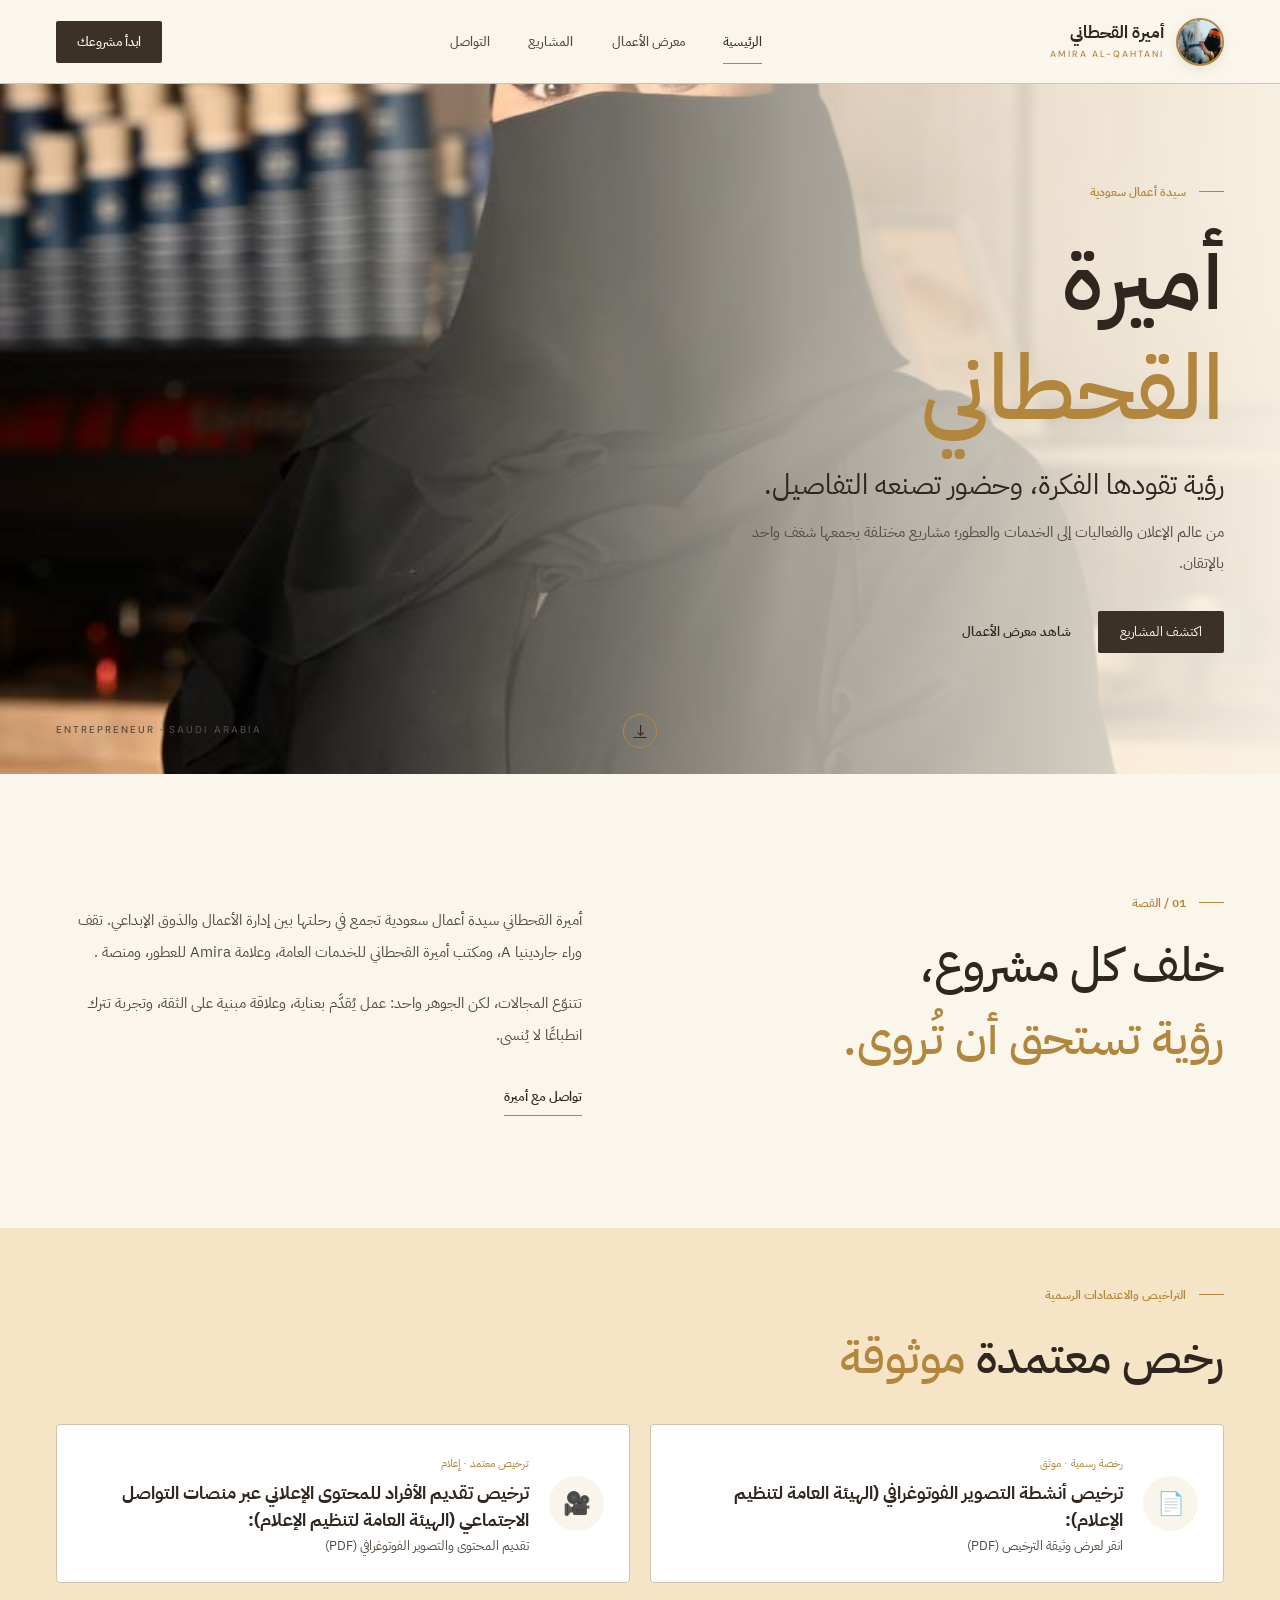
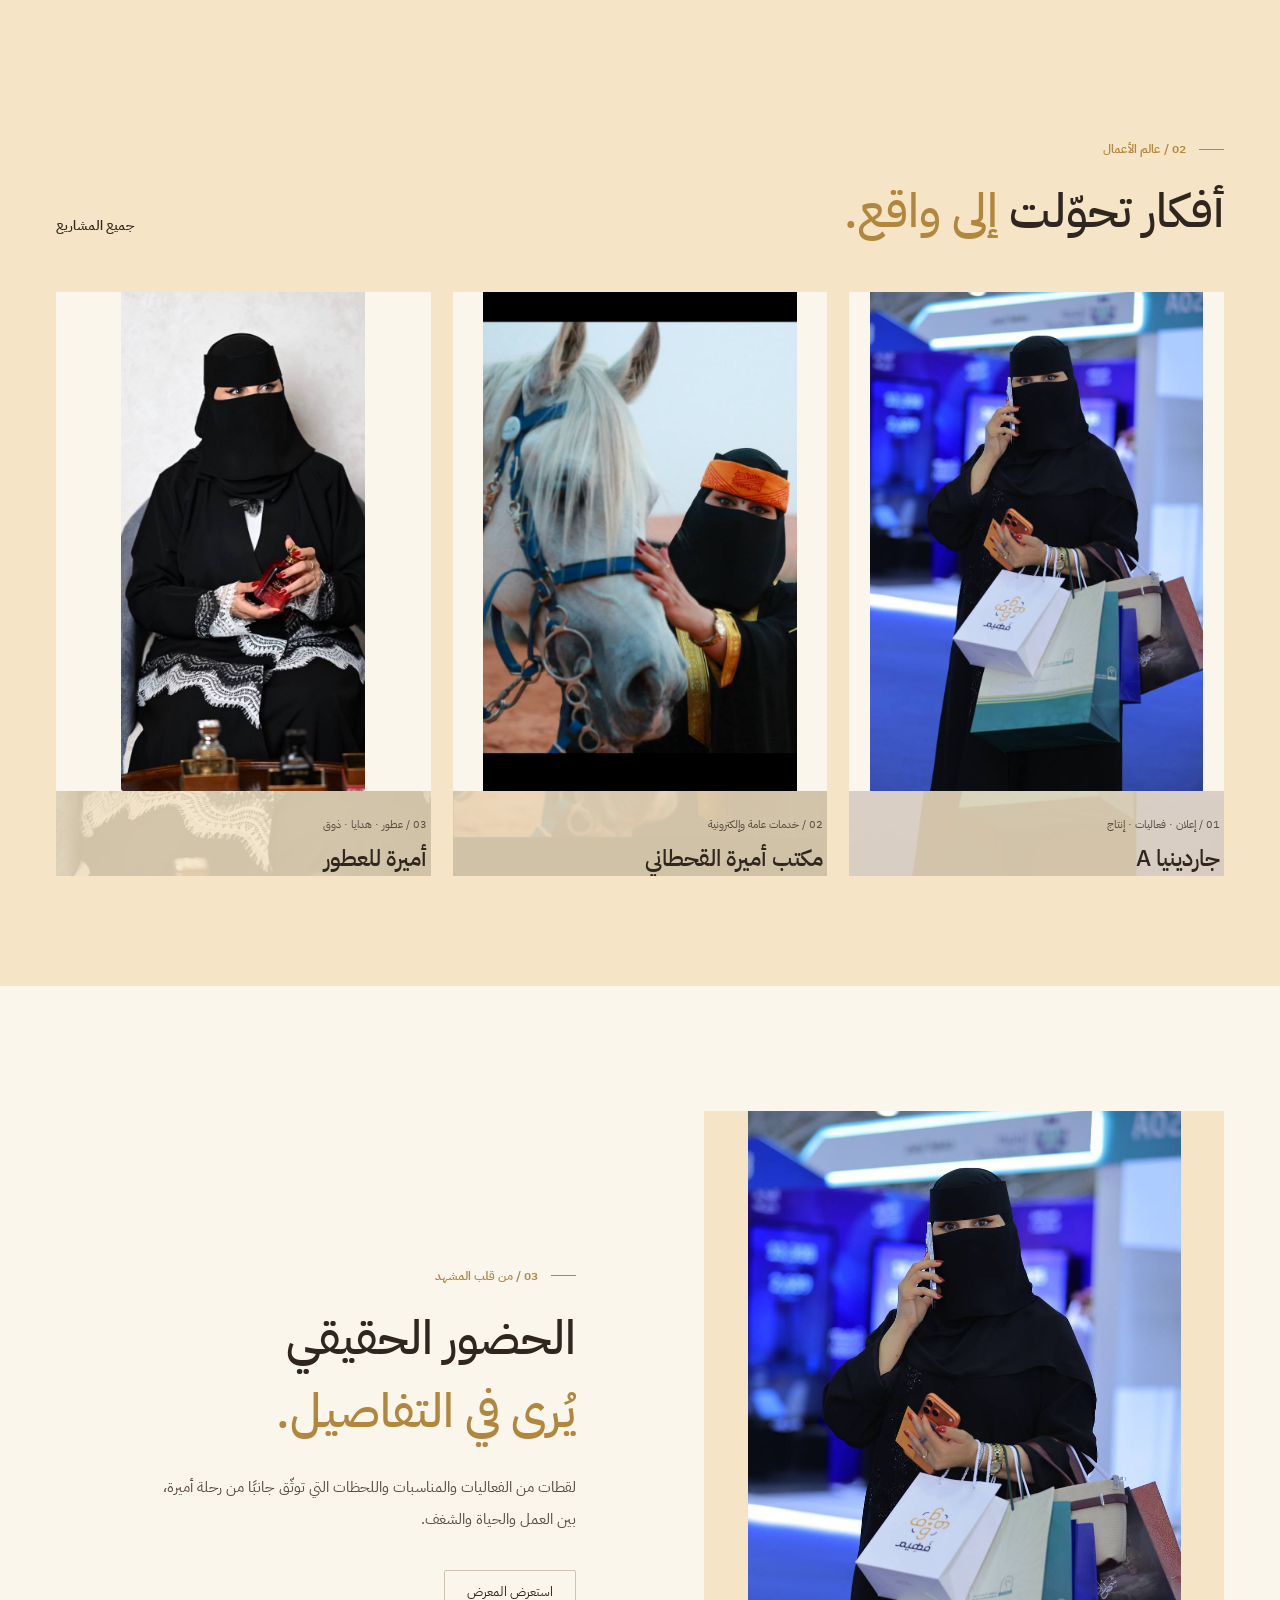
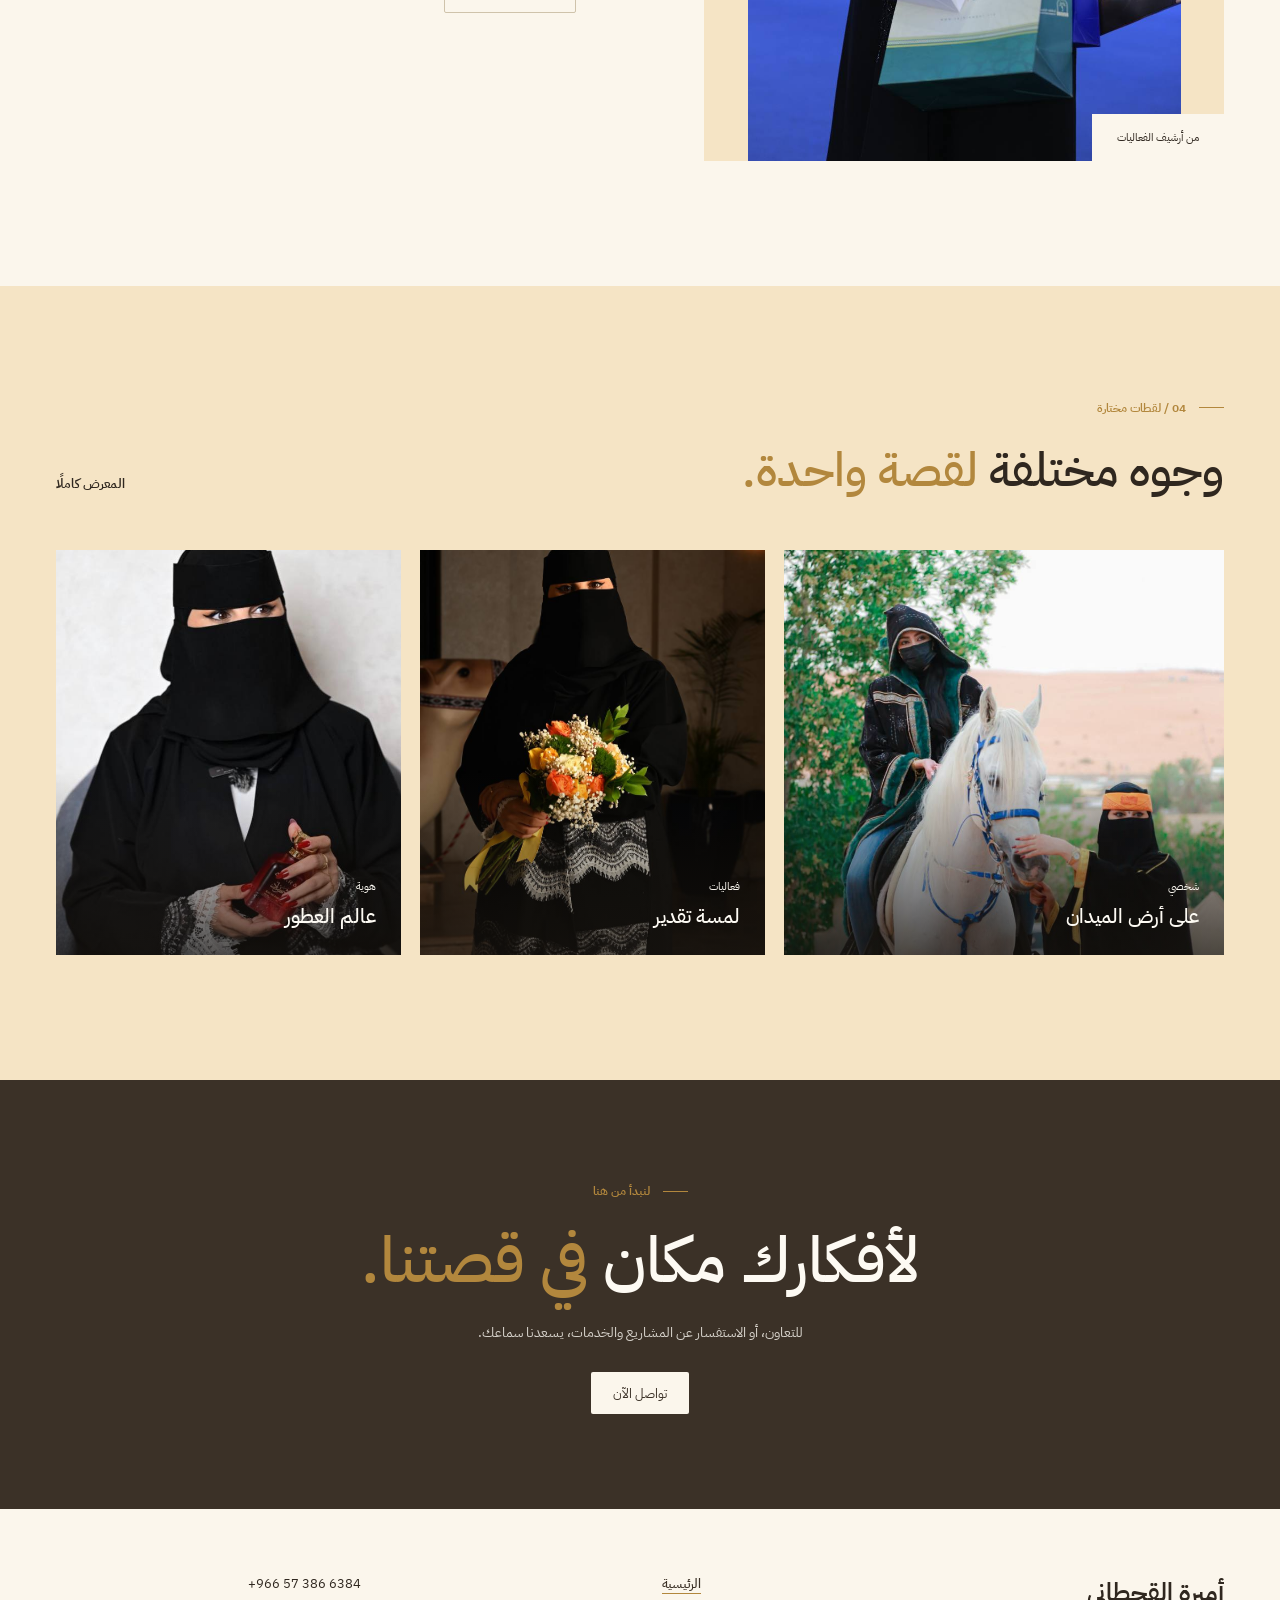
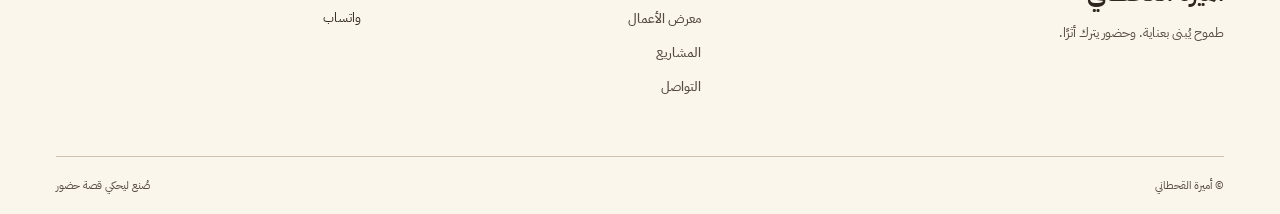
<file: index.html>
<!doctype html>
<html lang="ar" dir="rtl">
 <head>
    <meta charset="utf-8">
    <meta name="viewport" content="width=device-width,initial-scale=1">
    <title>سيدة أعمال سعودية | أميرة القحطاني</title>
    <meta name="description" content="تعرّف على أميرة القحطاني ومشاريعها ومعرض أعمالها.">
    
    <!-- Open Graph / Social Media Preview Image -->
    <meta property="og:image" content="media/5911529966619268095_121.jpg">
    <meta property="og:title" content="سيدة أعمال سعودية | أميرة القحطاني">
    <meta property="og:description" content="تعرّف على أميرة القحطاني ومشاريعها ومعرض أعمالها.">
    <meta property="og:type" content="website">
    
    <!-- Twitter Card Image -->
    <meta name="twitter:card" content="summary_large_image">
    <meta name="twitter:image" content="media/5911529966619268095_121.jpg">

    <link rel="preconnect" href="https://fonts.googleapis.com">
    <link rel="preconnect" href="https://fonts.gstatic.com" crossorigin>
    <link href="https://fonts.googleapis.com/css2?family=DM+Sans:wght@400;500;600;700&family=IBM+Plex+Sans+Arabic:wght@300;400;500;600;700&display=swap" rel="stylesheet">
    <link rel="stylesheet" href="styles.css">
    <script defer src="script.js"></script>
 </head>
 <body>
    <div class="site-shell">
      <header class="site-header">
        <div class="site-header-inner wrap">
          <a class="identity" href="index.html">
            <span class="identity-photo">
              <img src="media/5911529966619268092_121.jpg" alt="أميرة القحطاني">
            </span>
            <span class="identity-name">أميرة القحطاني<small>AMIRA AL-QAHTANI</small>
            </span>
          </a>
          <nav class="desktop-nav">
            <a href="index.html" class="nav-active">الرئيسية</a>
            <a href="gallery.html" class="">معرض الأعمال</a>
            <a href="ventures.html" class="">المشاريع</a>
            <a href="contact.html" class="">التواصل</a>
          </nav>
          <a class="btn header-contact" href="contact.html">ابدأ مشروعك </a>
          <button class="menu-button" aria-label="فتح القائمة">☰</button>
        </div>
        <nav class="mobile-nav">
          <a href="index.html" class="nav-active">الرئيسية</a>
          <a href="gallery.html" class="">معرض الأعمال</a>
          <a href="ventures.html" class="">المشاريع</a>
          <a href="contact.html" class="">التواصل</a>
        </nav>
      </header>
      <main>
        <section class="hero" style="background-image:linear-gradient(270deg,var(--hero-wash) 0%,var(--hero-wash-mid) 38%,transparent 78%),url('media/5911529966619268095_121.jpg');--mobile-hero-image:url('media/5911529966619268095_121.jpg')">
          <div class="wrap hero-inner">
            <div class="hero-copy">
              <span class="eyebrow">
                <span class="eyebrow-line">
                </span>سيدة أعمال سعودية</span>
                <h1>أميرة<br>
                <em>القحطاني</em>
              </h1>
              <p class="hero-intro">رؤية تقودها الفكرة، وحضور تصنعه التفاصيل.</p>
              <p class="hero-sub">من عالم الإعلان والفعاليات إلى الخدمات والعطور؛ مشاريع مختلفة يجمعها شغف واحد بالإتقان.</p>
              <div class="hero-actions">
                <a class="btn" href="ventures.html">اكتشف المشاريع </a>
                <a class="text-link" href="gallery.html">شاهد معرض الأعمال </a>
              </div>
            </div>
            <span class="hero-aside">ENTREPRENEUR · SAUDI ARABIA</span>
          </div>
          <a class="hero-scroll" href="#about">↓</a>
        </section>

        <section class="intro-section" id="about">
          <div class="wrap intro-grid">
            <div>
              <span class="eyebrow">
                <span class="eyebrow-line">
                </span>01 / القصة</span>
                <h2>خلف كل مشروع،<br>
                <em>رؤية تستحق أن تُروى.</em>
              </h2>
            </div>
            <div class="intro-text">
              <p>أميرة القحطاني سيدة أعمال سعودية تجمع في رحلتها بين إدارة الأعمال والذوق الإبداعي. تقف وراء جاردينيا A، ومكتب أميرة القحطاني للخدمات العامة، وعلامة Amira للعطور، ومنصة  .</p>
              <p>تتنوّع المجالات، لكن الجوهر واحد: عمل يُقدَّم بعناية، وعلاقة مبنية على الثقة، وتجربة تترك انطباعًا لا يُنسى.</p>
              <a class="underlined-link" href="contact.html">تواصل مع أميرة </a>
            </div>
          </div>
        </section>

        <!-- قسم التراخيص الرسمية المعتمدة (مربعين بملفات PDF) -->
        <section class="block" style="background:var(--sand); padding: 50px 0;">
          <div class="wrap">
            <div class="section-heading" style="margin-bottom: 30px;">
              <div>
                <span class="eyebrow"><span class="eyebrow-line"></span>التراخيص والاعتمادات الرسمية</span>
                <h2>رخص معتمدة <span style="color:var(--gold);">موثوقة</span></h2>
              </div>
            </div>
            <div style="display: grid; grid-template-columns: repeat(auto-fit, minmax(280px, 1fr)); gap: 20px;">
              <!-- رخصة الوساطة العقارية (فال) وتراخيص التصوير -->
              <a href="media/الهيية العامة لتنظيم الاعلام 1.pdf" target="_blank" rel="noopener" class="venture-tile" style="background:var(--card); border:1px solid var(--border); padding:25px; border-radius:4px; display:flex; align-items:center; gap:20px; text-decoration:none; color:var(--foreground); transition:0.3s;">
                <div style="width:55px; height:55px; background:rgba(217,190,122,0.15); border-radius:50%; display:grid; place-items:center; color:var(--gold); font-size:1.4rem; flex-shrink:0;">
                  📄
                </div>
                <div>
                  <span style="font-size:11px; color:var(--gold);">رخصة رسمية · موثق</span>
                  <h3 style="font-size:18px; margin:5px 0 0;">ترخيص أنشطة التصوير الفوتوغرافي (الهيئة العامة لتنظيم الإعلام):</h3>
                  <small style="color:var(--ink-soft);">انقر لعرض وثيقة الترخيص (PDF)</small>
                </div>
              </a>
              <!-- رخصة الإعلام وتقديم المحتوى الإعلامي والتصوير -->
              <a href="media/الهيية العامة لتنظيم الاعلام.pdf" target="_blank" rel="noopener" class="venture-tile" style="background:var(--card); border:1px solid var(--border); padding:25px; border-radius:4px; display:flex; align-items:center; gap:20px; text-decoration:none; color:var(--foreground); transition:0.3s;">
                <div style="width:55px; height:55px; background:rgba(217,190,122,0.15); border-radius:50%; display:grid; place-items:center; color:var(--gold); font-size:1.4rem; flex-shrink:0;">
                  🎥
                </div>
                <div>
                  <span style="font-size:11px; color:var(--gold);">ترخيص معتمد · إعلام</span>
                  <h3 style="font-size:18px; margin:5px 0 0;"> ترخيص تقديم الأفراد للمحتوى الإعلاني عبر منصات التواصل الاجتماعي (الهيئة العامة لتنظيم الإعلام): </h3>
                  <small style="color:var(--ink-soft);">تقديم المحتوى والتصوير الفوتوغرافي (PDF)</small>
                </div>
              </a>
            </div>
          </div>
        </section>

        <section class="ventures-section">
          <div class="wrap">
            <div class="section-heading">
              <div>
                <span class="eyebrow">
                  <span class="eyebrow-line">
                  </span>02 / عالم الأعمال</span>
                  <h2>أفكار تحوّلت <em>إلى واقع.</em>
                  </h2>
                </div>
                <a class="text-link" href="ventures.html">جميع المشاريع </a>
              </div>
              <div class="venture-grid">
                <a href="ventures.html#gardenia" class="venture-tile" style="position:relative; overflow:hidden;">
                  <div style="position:absolute; inset:0; background-image:url('media/5911529966619268096_121.jpg'); background-size:cover; background-position:center; opacity:0.15; z-index:0;"></div>
                  <div class="venture-image" style="position:relative; z-index:1;">
                    <img src="media/5911529966619268096_121.jpg" alt="جاردينيا A">
                  </div>
                  <div class="venture-info" style="position:relative; z-index:1;">
                    <span>01 / إعلان · فعاليات · إنتاج</span>
                    <h3>جاردينيا A</h3>
                    <span style="position:absolute;left:4px;bottom:3px"></ span>
                  </div>
                </a>
                <a href="ventures.html#office" class="venture-tile" style="position:relative; overflow:hidden;">
                  <div style="position:absolute; inset:0; background-image:url('media/5911529966619268092_121.jpg'); background-size:cover; background-position:center; opacity:0.15; z-index:0;"></div>
                  <div class="venture-image" style="position:relative; z-index:1;">
                    <img src="media/5911529966619268092_121.jpg" alt="مكتب أميرة القحطاني">
                  </div>
                  <div class="venture-info" style="position:relative; z-index:1;">
                    <span>02 / خدمات عامة وإلكترونية</span>
                    <h3>مكتب أميرة القحطاني</h3>
                    <span style="position:absolute;left:4px;bottom:3px"></span>
                  </div>
                </a>
                <a href="ventures.html#perfume" class="venture-tile" style="position:relative; overflow:hidden;">
                  <div style="position:absolute; inset:0; background-image:url('media/5911529966619268102_121.jpg'); background-size:cover; background-position:center; opacity:0.15; z-index:0;"></div>
                  <div class="venture-image" style="position:relative; z-index:1;">
                    <img src="media/5911529966619268102_121.jpg" alt="أميرة للعطور">
                  </div>
                  <div class="venture-info" style="position:relative; z-index:1;">
                    <span>03 / عطور · هدايا · ذوق</span>
                    <h3>أميرة للعطور</h3>
                    <span style="position:absolute;left:4px;bottom:3px"></span>
                  </div>
                </a>
              </div>
            </div>
          </section>

          <section class="feature-section">
            <div class="wrap feature-grid">
              <div class="feature-image">
                <img src="media/5911529966619268096_121.jpg" alt="أميرة في إحدى الفعاليات">
                <span class="photo-label">من أرشيف الفعاليات</span>
              </div>
              <div class="feature-copy">
                <span class="eyebrow">
                  <span class="eyebrow-line">
                  </span>03 / من قلب المشهد</span>
                  <h2>الحضور الحقيقي<br>
                  <em>يُرى في التفاصيل.</em>
                </h2>
                <p>لقطات من الفعاليات والمناسبات واللحظات التي توثّق جانبًا من رحلة أميرة، بين العمل والحياة والشغف.</p>
                <a class="btn btn-outline" href="gallery.html">استعرض المعرض </a>
              </div>
            </div>
          </section>

          <section class="moments-section">
            <div class="wrap">
              <div class="section-heading">
                <div>
                  <span class="eyebrow">
                    <span class="eyebrow-line">
                    </span>04 / لقطات مختارة</span>
                    <h2>وجوه مختلفة <em>لقصة واحدة.</em>
                    </h2>
                  </div>
                  <a class="text-link" href="gallery.html">المعرض كاملًا </a>
                </div>
                <div class="moments-grid">
                  <a class="moment moment-0" href="gallery.html">
                    <img src="media/5911529966619268093_121.jpg" alt="على أرض الميدان">
                    <div>
                      <span>شخصي</span>
                      <h3>على أرض الميدان</h3>
                    </div>
                  </a>
                  <a class="moment moment-1" href="gallery.html">
                    <img src="media/5911529966619268098_121.jpg" alt="لمسة تقدير">
                    <div>
                      <span>فعاليات</span>
                      <h3>لمسة تقدير</h3>
                    </div>
                  </a>
                  <a class="moment moment-2" href="gallery.html">
                    <img src="media/5911529966619268102_121.jpg" alt="عالم العطور">
                    <div>
                      <span>هوية</span>
                      <h3>عالم العطور</h3>
                    </div>
                  </a>
                </div>
              </div>
            </section>

            <section class="closing-band">
              <div class="wrap closing-content">
                <span class="eyebrow">
                  <span class="eyebrow-line">
                  </span>لنبدأ من هنا</span>
                  <h2>لأفكارك مكان <em>في قصتنا.</em>
                  </h2>
                  <p>للتعاون، أو الاستفسار عن المشاريع والخدمات، يسعدنا سماعك.</p>
                  <a class="btn" href="contact.html">تواصل الآن </a>
                </div>
              </section>
            </main>
            <footer class="site-footer">
              <div class="wrap footer-inner">
                <div>
                  <a href="index.html" class="footer-name">أميرة القحطاني</a>
                  <p>طموح يُبنى بعناية. وحضور يترك أثرًا.</p>
                </div>
                <div class="footer-links">
                  <a href="index.html" class="nav-active">الرئيسية</a>
                  <a href="gallery.html" class="">معرض الأعمال</a>
                  <a href="ventures.html" class="">المشاريع</a>
                  <a href="contact.html" class="">التواصل</a>
                </div>
                <div class="footer-contact">
                  <a href="tel:+966573866384" dir="ltr">+966 57 386 6384</a>
                  <a href="https://wa.me/966573866384">واتساب </a>
                </div>
              </div>
              <div class="wrap footer-bottom">
                <span>© أميرة القحطاني</span>
                <span>صُنع ليحكي قصة حضور</span>
              </div>
            </footer>
          </div>
        </body>
      </html>
</file>
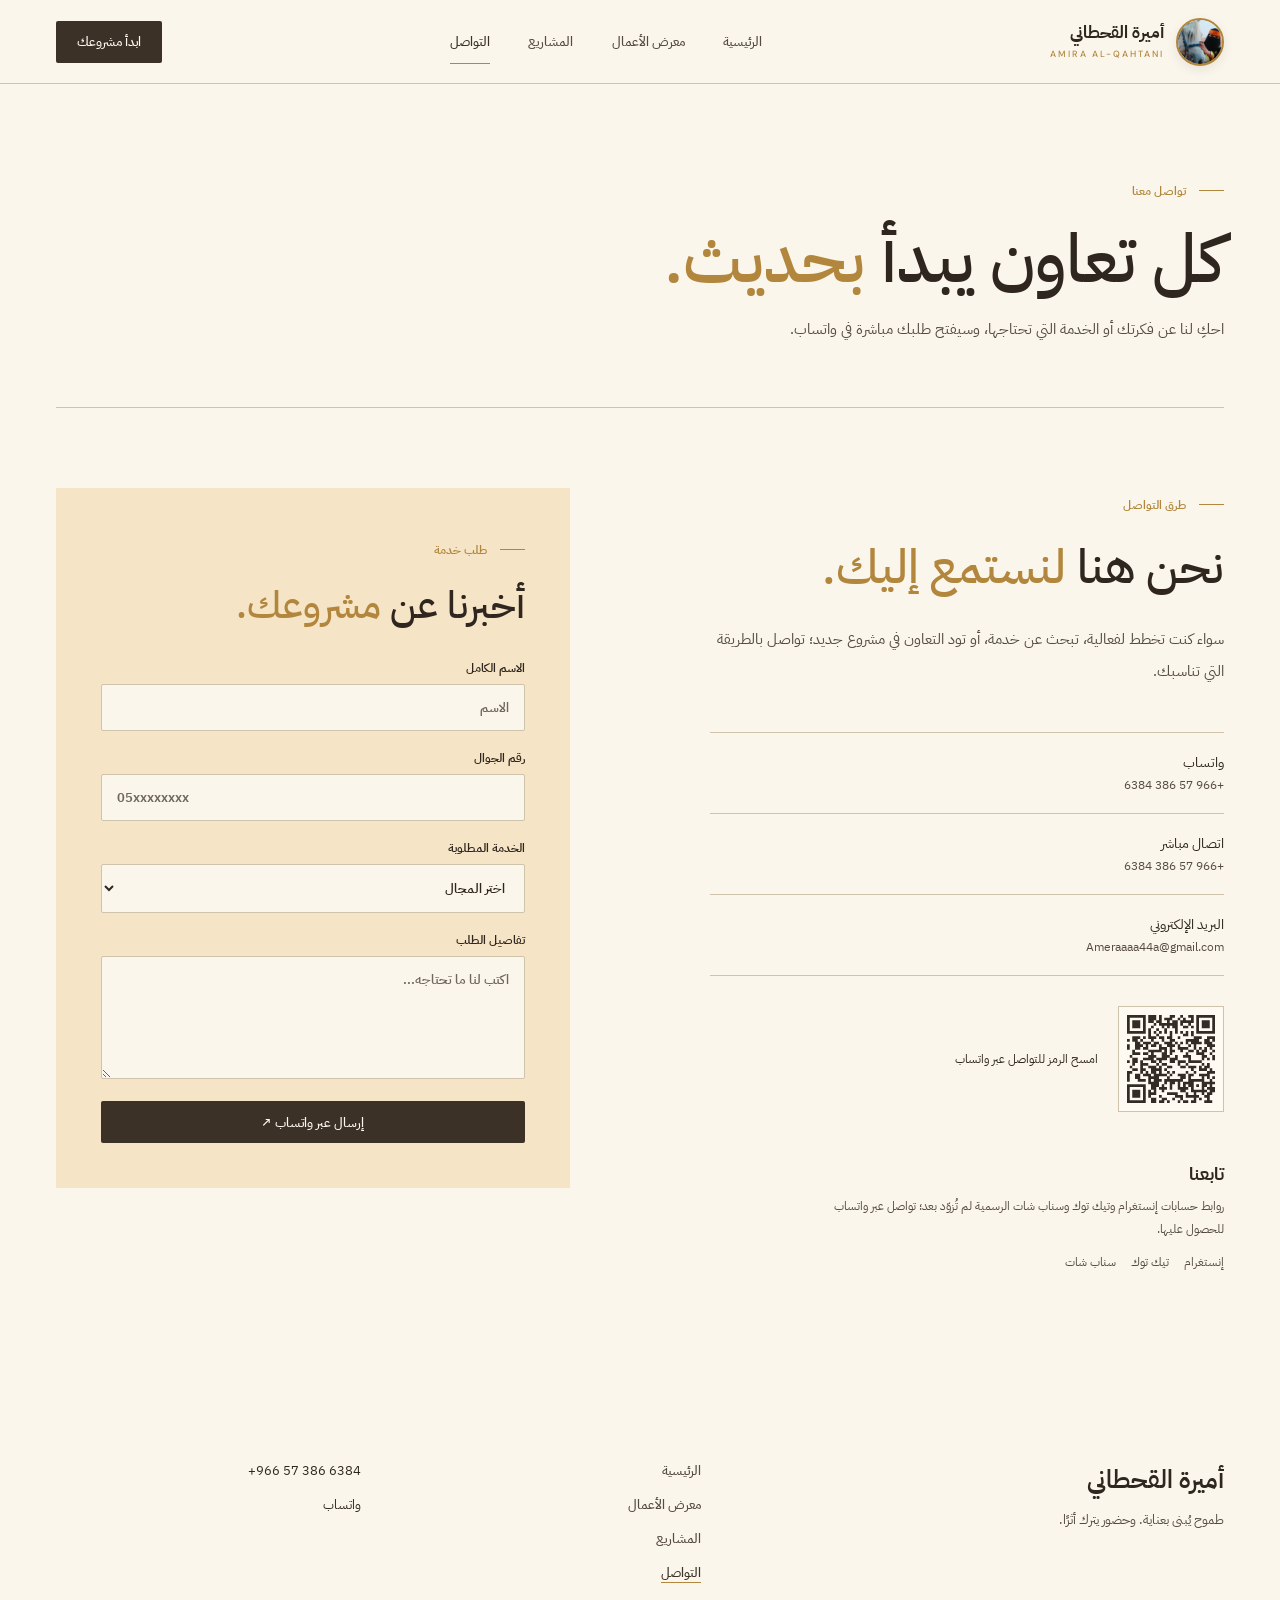
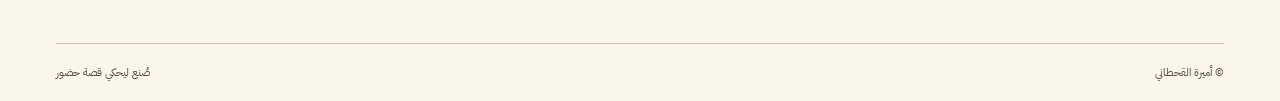
<file: contact.html>
<!doctype html>
<html lang="ar" dir="rtl">
<head>
  <meta charset="utf-8">
  <meta name="viewport" content="width=device-width, initial-scale=1">
  <title>التواصل وحجز الخدمات | أميرة القحطاني</title>
  <meta name="description" content="تواصل مع أميرة القحطاني واحجز طلب خدمتك عبر واتساب.">
  <meta property="og:title" content="التواصل وحجز الخدمات | أميرة القحطاني">
  <meta property="og:description" content="تواصل مع أميرة القحطاني واحجز طلب خدمتك عبر واتساب.">
  <meta property="og:type" content="website">
  <meta name="twitter:card" content="summary_large_image">
  <link rel="preconnect" href="https://fonts.googleapis.com">
  <link rel="preconnect" href="https://fonts.gstatic.com" crossorigin>
  <link href="https://fonts.googleapis.com/css2?family=DM+Sans:wght@400;500;600;700&family=IBM+Plex+Sans+Arabic:wght@300;400;500;600;700&display=swap" rel="stylesheet">
  <link rel="stylesheet" href="styles.css">
  <script defer src="script.js"></script>
</head>
<body>
  <div class="site-shell">
    <header class="site-header">
      <div class="site-header-inner wrap">
        <a class="identity" href="index.html">
          <span class="identity-photo">
            <img src="media/5911529966619268092_121.jpg" alt="أميرة القحطاني">
          </span>
          <span class="identity-name">أميرة القحطاني
            <small>AMIRA AL-QAHTANI</small>
          </span>
        </a>
        <nav class="desktop-nav">
          <a href="index.html" class="">الرئيسية</a>
          <a href="gallery.html" class="">معرض الأعمال</a>
          <a href="ventures.html" class="">المشاريع</a>
          <a href="contact.html" class="nav-active">التواصل</a>
        </nav>
        <a class="btn header-contact" href="contact.html">ابدأ مشروعك </a>
        <button class="menu-button" aria-label="فتح القائمة">☰</button>
      </div>
      <nav class="mobile-nav">
        <a href="index.html" class="">الرئيسية</a>
        <a href="gallery.html" class="">معرض الأعمال</a>
        <a href="ventures.html" class="">المشاريع</a>
        <a href="contact.html" class="nav-active">التواصل</a>
      </nav>
    </header>

    <main>
      <section class="page-heading wrap">
        <span class="eyebrow">
          <span class="eyebrow-line"></span>تواصل معنا
        </span>
        <h1>كل تعاون يبدأ <em>بحديث.</em></h1>
        <p>احكِ لنا عن فكرتك أو الخدمة التي تحتاجها، وسيفتح طلبك مباشرة في واتساب.</p>
      </section>

      <section class="contact-section wrap">
        <div class="contact-info">
          <span class="eyebrow">
            <span class="eyebrow-line"></span>طرق التواصل
          </span>
          <h2>نحن هنا <em>لنستمع إليك.</em></h2>
          <p>سواء كنت تخطط لفعالية، تبحث عن خدمة، أو تود التعاون في مشروع جديد؛ تواصل بالطريقة التي تناسبك.</p>
          
          <div class="contact-methods">
            <a href="https://wa.me/966573866384">
              <span>واتساب <small>+966 57 386 6384</small></span>
            </a>
            <a href="tel:+966573866384">
              <span>اتصال مباشر <small>+966 57 386 6384</small></span>
            </a>
            <a href="Ameraaaa44a@gmail.com">
              <span>البريد الإلكتروني <small>Ameraaaa44a@gmail.com</small></span>
            </a>
          </div>

          <a class="contact-qr" href="https://wa.me/966573866384">
            <img src="media/amira-whatsapp-qr.png" alt="رمز واتساب">
            <span>امسح الرمز للتواصل عبر واتساب</span>
          </a>

          <div class="social-note">
            <h3>تابعنا</h3>
            <p>روابط حسابات إنستغرام وتيك توك وسناب شات الرسمية لم تُزوّد بعد؛ تواصل عبر واتساب للحصول عليها.</p>
            <div class="social-labels">
              <span>إنستغرام</span>
              <span>تيك توك</span>
              <span>سناب شات</span>
            </div>
          </div>
        </div>

        <div class="booking-panel">
          <span class="eyebrow">
            <span class="eyebrow-line"></span>طلب خدمة
          </span>
          <h2>أخبرنا عن <em>مشروعك.</em></h2>
          <form id="request-form">
            <label>الاسم الكامل
              <input name="name" autocomplete="name" placeholder="الاسم" required>
            </label>
            <label>رقم الجوال
              <input name="mobile" type="tel" autocomplete="tel" placeholder="05xxxxxxxx" required>
            </label>
            <label>الخدمة المطلوبة
              <select name="service" required>
                <option value="" disabled selected>اختر المجال</option>
                <option>جاردينيا A - إعلان وفعاليات</option>
                <option>مكتب أميرة - خدمات عامة</option>
                <option> تواصل مع المدير </option>
                <option> </option>
                <option>شراكة أو استفسار عام</option>
              </select>
            </label>
            <label>تفاصيل الطلب
              <textarea name="details" rows="5" placeholder="اكتب لنا ما تحتاجه..." required></textarea>
            </label>
            <button class="btn submit-button" type="submit">إرسال عبر واتساب ↗</button>
            <p class="form-confirm" hidden>تم فتح واتساب برسالتك؛ اضغط إرسال داخل المحادثة لإتمام الطلب.</p>
          </form>
        </div>
      </section>
    </main>

    <footer class="site-footer">
      <div class="wrap footer-inner">
        <div>
          <a href="index.html" class="footer-name">أميرة القحطاني</a>
          <p>طموح يُبنى بعناية. وحضور يترك أثرًا.</p>
        </div>
        <div class="footer-links">
          <a href="index.html" class="">الرئيسية</a>
          <a href="gallery.html" class="">معرض الأعمال</a>
          <a href="ventures.html" class="">المشاريع</a>
          <a href="contact.html" class="nav-active">التواصل</a>
        </div>
        <div class="footer-contact">
          <a href="tel:+966573866384" dir="ltr">+966 57 386 6384</a>
          <a href="https://wa.me/966573866384">واتساب </a>
        </div>
      </div>
      <div class="wrap footer-bottom">
        <span>© أميرة القحطاني</span>
        <span>صُنع ليحكي قصة حضور</span>
      </div>
    </footer>
  </div>
</body>
</html>
</file>
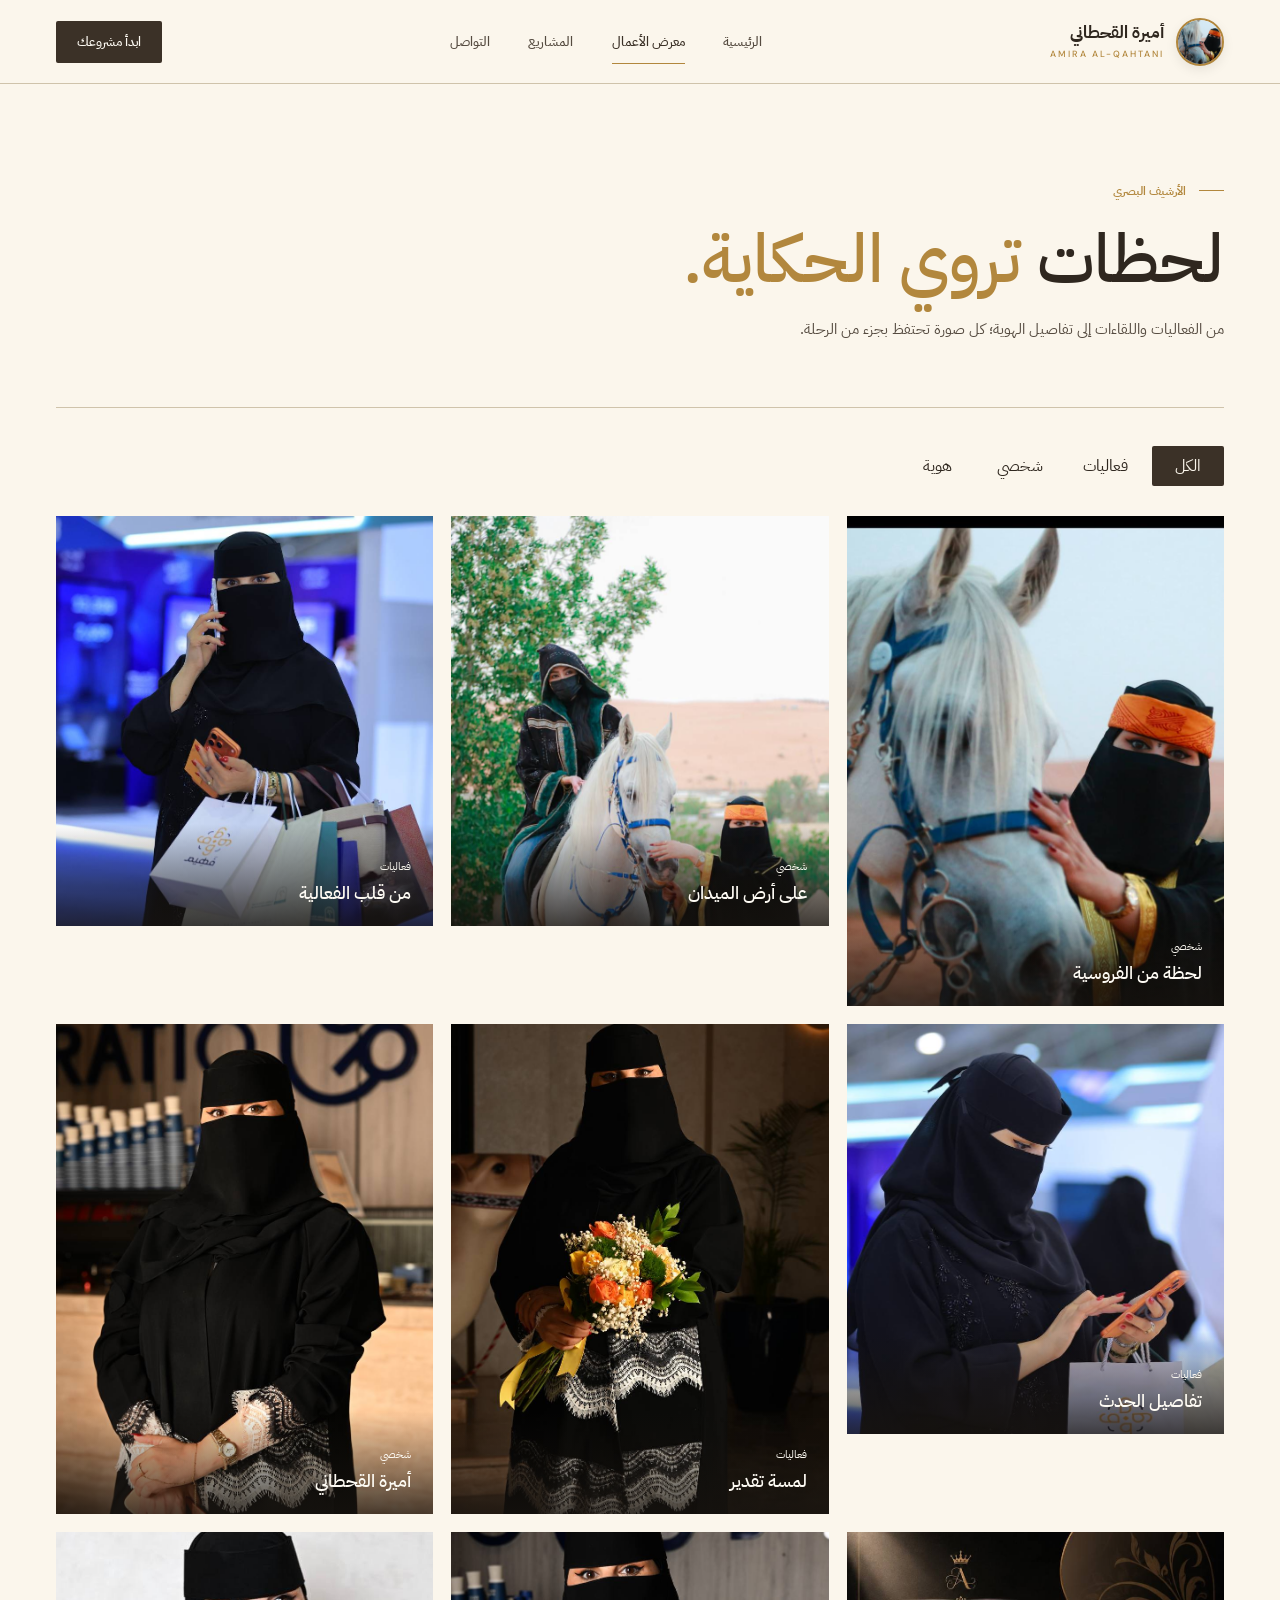
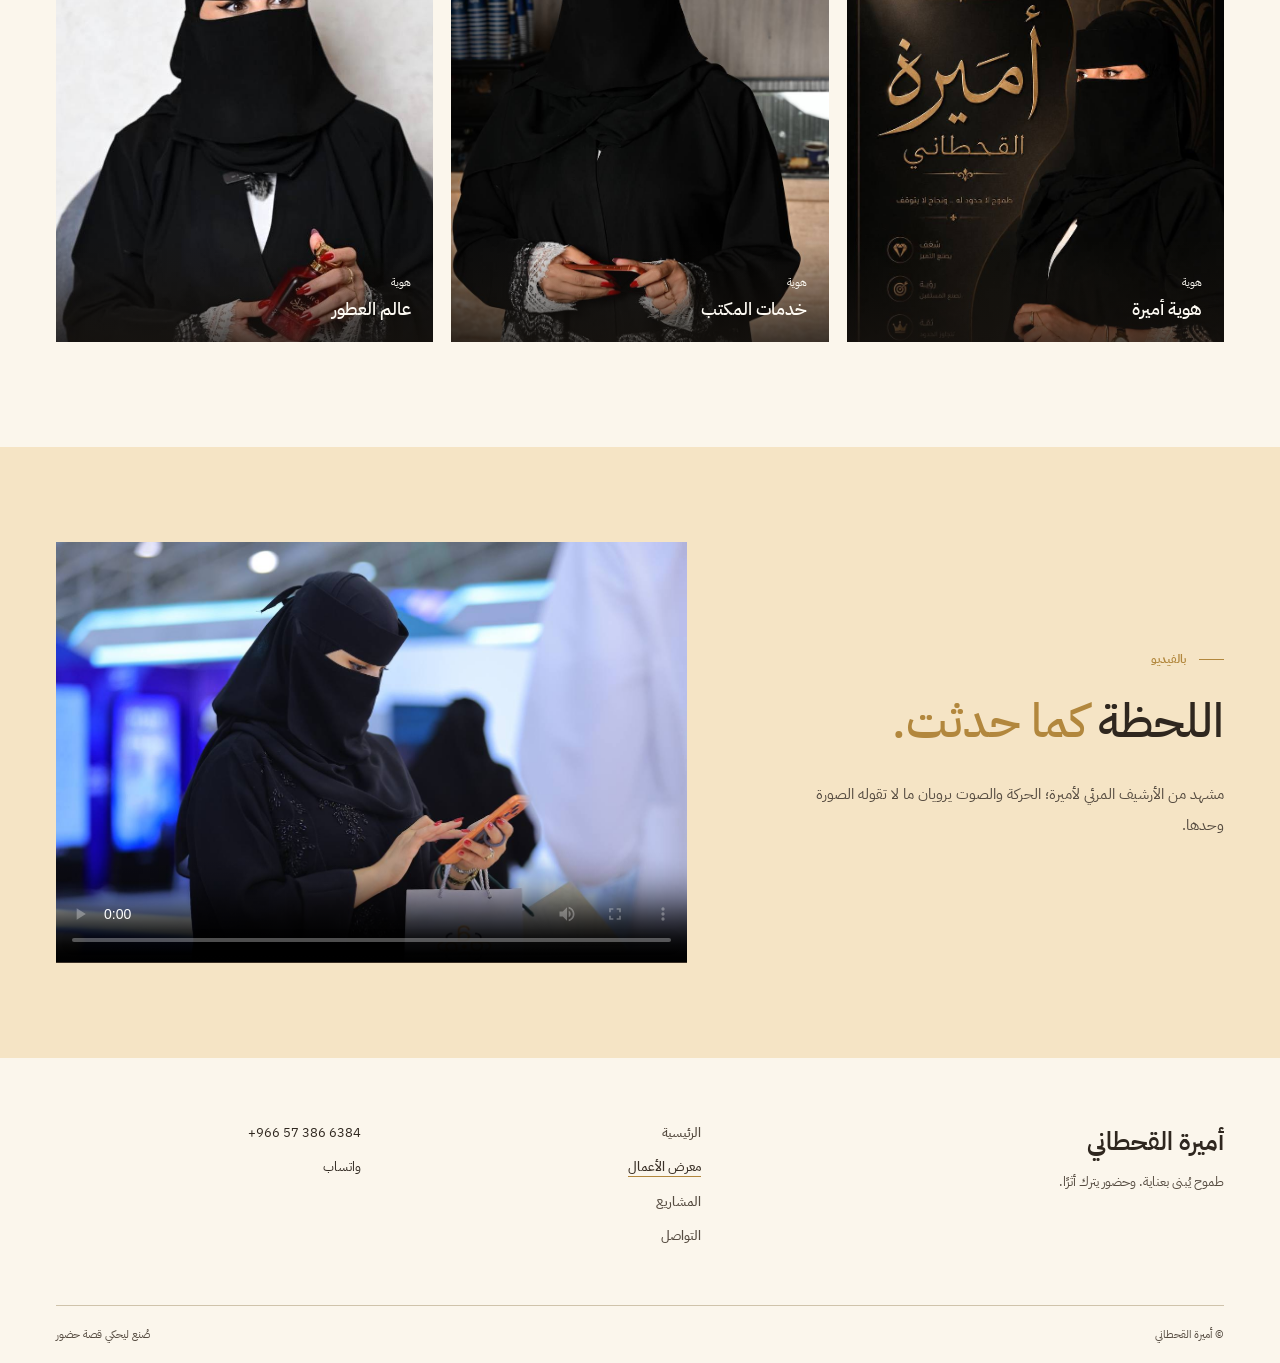
<file: gallery.html>
<!doctype html>
<html lang="ar" dir="rtl">
<head>
  <meta charset="utf-8">
  <meta name="viewport" content="width=device-width, initial-scale=1">
  <title>معرض الأعمال والفعاليات | أميرة القحطاني</title>
  <meta name="description" content="صور وفيديو من رحلة أميرة القحطاني وفعالياتها ومشاريعها.">
  <meta property="og:title" content="معرض الأعمال والفعاليات | أميرة القحطاني">
  <meta property="og:description" content="صور وفيديو من رحلة أميرة القحطاني وفعالياتها ومشاريعها.">
  <meta property="og:type" content="website">
  <meta name="twitter:card" content="summary_large_image">
  <link rel="preconnect" href="https://fonts.googleapis.com">
  <link rel="preconnect" href="https://fonts.gstatic.com" crossorigin>
  <link href="https://fonts.googleapis.com/css2?family=DM+Sans:wght@400;500;600;700&family=IBM+Plex+Sans+Arabic:wght@300;400;500;600;700&display=swap" rel="stylesheet">
  <link rel="stylesheet" href="styles.css">
  <script defer src="script.js"></script>
</head>
<body>
  <div class="site-shell">
    <header class="site-header">
      <div class="site-header-inner wrap">
        <a class="identity" href="index.html">
          <span class="identity-photo">
            <img src="media/5911529966619268092_121.jpg" alt="أميرة القحطاني">
          </span>
          <span class="identity-name">
            أميرة القحطاني
            <small>AMIRA AL-QAHTANI</small>
          </span>
        </a>
        <nav class="desktop-nav">
          <a href="index.html" class="">الرئيسية</a>
          <a href="gallery.html" class="nav-active">معرض الأعمال</a>
          <a href="ventures.html" class="">المشاريع</a>
          <a href="contact.html" class="">التواصل</a>
        </nav>
        <a class="btn header-contact" href="contact.html">ابدأ مشروعك </a>
        <button class="menu-button" aria-label="فتح القائمة">☰</button>
      </div>
      <nav class="mobile-nav">
        <a href="index.html" class="">الرئيسية</a>
        <a href="gallery.html" class="nav-active">معرض الأعمال</a>
        <a href="ventures.html" class="">المشاريع</a>
        <a href="contact.html" class="">التواصل</a>
      </nav>
    </header>

    <main>
      <section class="page-heading wrap">
        <span class="eyebrow"><span class="eyebrow-line"></span>الأرشيف البصري</span>
        <h1>لحظات <em>تروي الحكاية.</em></h1>
        <p>من الفعاليات واللقاءات إلى تفاصيل الهوية؛ كل صورة تحتفظ بجزء من الرحلة.</p>
      </section>

      <section class="gallery-section wrap">
        <div class="filters">
          <button type="button" data-filter="الكل" class="active">الكل</button>
          <button type="button" data-filter="فعاليات" class="">فعاليات</button>
          <button type="button" data-filter="شخصي" class="">شخصي</button>
          <button type="button" data-filter="هوية" class="">هوية</button>
        </div>
        
        <div class="gallery-grid">
          <button type="button" class="gallery-item gallery-item-0" data-type="شخصي" data-photo="media/5911529966619268092_121.jpg" data-title="لحظة من الفروسية" data-detail="لقطة تجمع أميرة بخيلها؛ حضور شخصي يعكس اهتمامها بالتفاصيل والأصالة.">
            <img src="media/5911529966619268092_121.jpg" alt="لحظة من الفروسية">
            <span class="gallery-caption"><small>شخصي</small><strong>لحظة من الفروسية</strong></span>
          </button>
          
          <button type="button" class="gallery-item gallery-item-1" data-type="شخصي" data-photo="media/5911529966619268093_121.jpg" data-title="على أرض الميدان" data-detail="مشهد خارجي من أجواء الفروسية، بين الطبيعة وروح التجربة.">
            <img src="media/5911529966619268093_121.jpg" alt="على أرض الميدان">
            <span class="gallery-caption"><small>شخصي</small><strong>على أرض الميدان</strong></span>
          </button>
          
          <button type="button" class="gallery-item gallery-item-2" data-type="فعاليات" data-photo="media/5911529966619268096_121.jpg" data-title="من قلب الفعالية" data-detail="أميرة في إحدى الفعاليات، حيث تتحول التفاصيل اليومية إلى لحظات تستحق التوثيق.">
            <img src="media/5911529966619268096_121.jpg" alt="من قلب الفعالية">
            <span class="gallery-caption"><small>فعاليات</small><strong>من قلب الفعالية</strong></span>
          </button>
          
          <button type="button" class="gallery-item gallery-item-3" data-type="فعاليات" data-photo="media/5911529966619268097_121.jpg" data-title="تفاصيل الحدث" data-detail="لقطة حية من التفاعل داخل الفعالية؛ التوثيق يبدأ من اللحظة الصادقة.">
            <img src="media/5911529966619268097_121.jpg" alt="تفاصيل الحدث">
            <span class="gallery-caption"><small>فعاليات</small><strong>تفاصيل الحدث</strong></span>
          </button>
          
          <button type="button" class="gallery-item gallery-item-4" data-type="فعاليات" data-photo="media/5911529966619268098_121.jpg" data-title="لمسة تقدير" data-detail="باقة ورد في مشهد احتفالي يوثق جانبًا من حضور أميرة في المناسبات.">
            <img src="media/5911529966619268098_121.jpg" alt="لمسة تقدير">
            <span class="gallery-caption"><small>فعاليات</small><strong>لمسة تقدير</strong></span>
          </button>
          
          <button type="button" class="gallery-item gallery-item-0" data-type="شخصي" data-photo="media/5911529966619268095_121.jpg" data-title="أميرة القحطاني" data-detail="صورة شخصية لأميرة القحطاني، سيدة أعمال سعودية وصاحبة مشاريع متعددة.">
            <img src="media/5911529966619268095_121.jpg" alt="أميرة القحطاني">
            <span class="gallery-caption"><small>شخصي</small><strong>أميرة القحطاني</strong></span>
          </button>
          
          <button type="button" class="gallery-item gallery-item-1" data-type="هوية" data-photo="media/5911529966619268099_121.jpg" data-title="هوية أميرة" data-detail="صورة تجمع صاحبة العلامة مع هويتها البصرية وحضورها المهني.">
            <img src="media/5911529966619268099_121.jpg" alt="هوية أميرة">
            <span class="gallery-caption"><small>هوية</small><strong>هوية أميرة</strong></span>
          </button>
          
          <button type="button" class="gallery-item gallery-item-2" data-type="هوية" data-photo="media/5911529966619268100_121.jpg" data-title="خدمات المكتب" data-detail="نبذة مصورة عن نطاق الخدمات الإلكترونية والعامة في مكتب أميرة القحطاني.">
            <img src="fd448e02-a013-41fa-bffb-dbd6b5ddd672.jpg" alt="خدمات المكتب">
            <span class="gallery-caption"><small>هوية</small><strong>خدمات المكتب</strong></span>
          </button>
          
          <button type="button" class="gallery-item gallery-item-3" data-type="هوية" data-photo="media/5911529966619268102_121.jpg" data-title="عالم العطور" data-detail="من كواليس عالم Amira للعطور؛ عناية بالمنتج والصورة والتجربة.">
            <img src="media/5911529966619268102_121.jpg" alt="عالم العطور">
            <span class="gallery-caption"><small>هوية</small><strong>عالم العطور</strong></span>
          </button>
        </div>
      </section>

      <section class="video-section">
        <div class="wrap video-grid">
          <div>
            <span class="eyebrow"><span class="eyebrow-line"></span>بالفيديو</span>
            <h2>اللحظة <em>كما حدثت.</em></h2>
            <p>مشهد من الأرشيف المرئي لأميرة؛ الحركة والصوت يرويان ما لا تقوله الصورة وحدها.</p>
          </div>
          <video controls playsinline preload="metadata" poster="media/5911529966619268097_121.jpg">
            <source src="media/amira-event.mp4" type="video/mp4">
          </video>
        </div>
      </section>

      <div class="lightbox" role="dialog" aria-modal="true" hidden>
        <button class="lightbox-close" aria-label="إغلاق">✕</button>
        <div class="lightbox-content">
          <img alt="الصورة المختارة">
          <div>
            <h2></h2>
            <p></p>
          </div>
        </div>
      </div>
    </main>

    <footer class="site-footer">
      <div class="wrap footer-inner">
        <div>
          <a href="index.html" class="footer-name">أميرة القحطاني</a>
          <p>طموح يُبنى بعناية. وحضور يترك أثرًا.</p>
        </div>
        <div class="footer-links">
          <a href="index.html" class="">الرئيسية</a>
          <a href="gallery.html" class="nav-active">معرض الأعمال</a>
          <a href="ventures.html" class="">المشاريع</a>
          <a href="contact.html" class="">التواصل</a>
        </div>
        <div class="footer-contact">
          <a href="tel:+966573866384" dir="ltr">+966 57 386 6384</a>
          <a href="https://wa.me/966573866384">واتساب </a>
        </div>
      </div>
      <div class="wrap footer-bottom">
        <span>© أميرة القحطاني</span>
        <span>صُنع ليحكي قصة حضور</span>
      </div>
    </footer>
  </div>
</body>
</html>
</file>
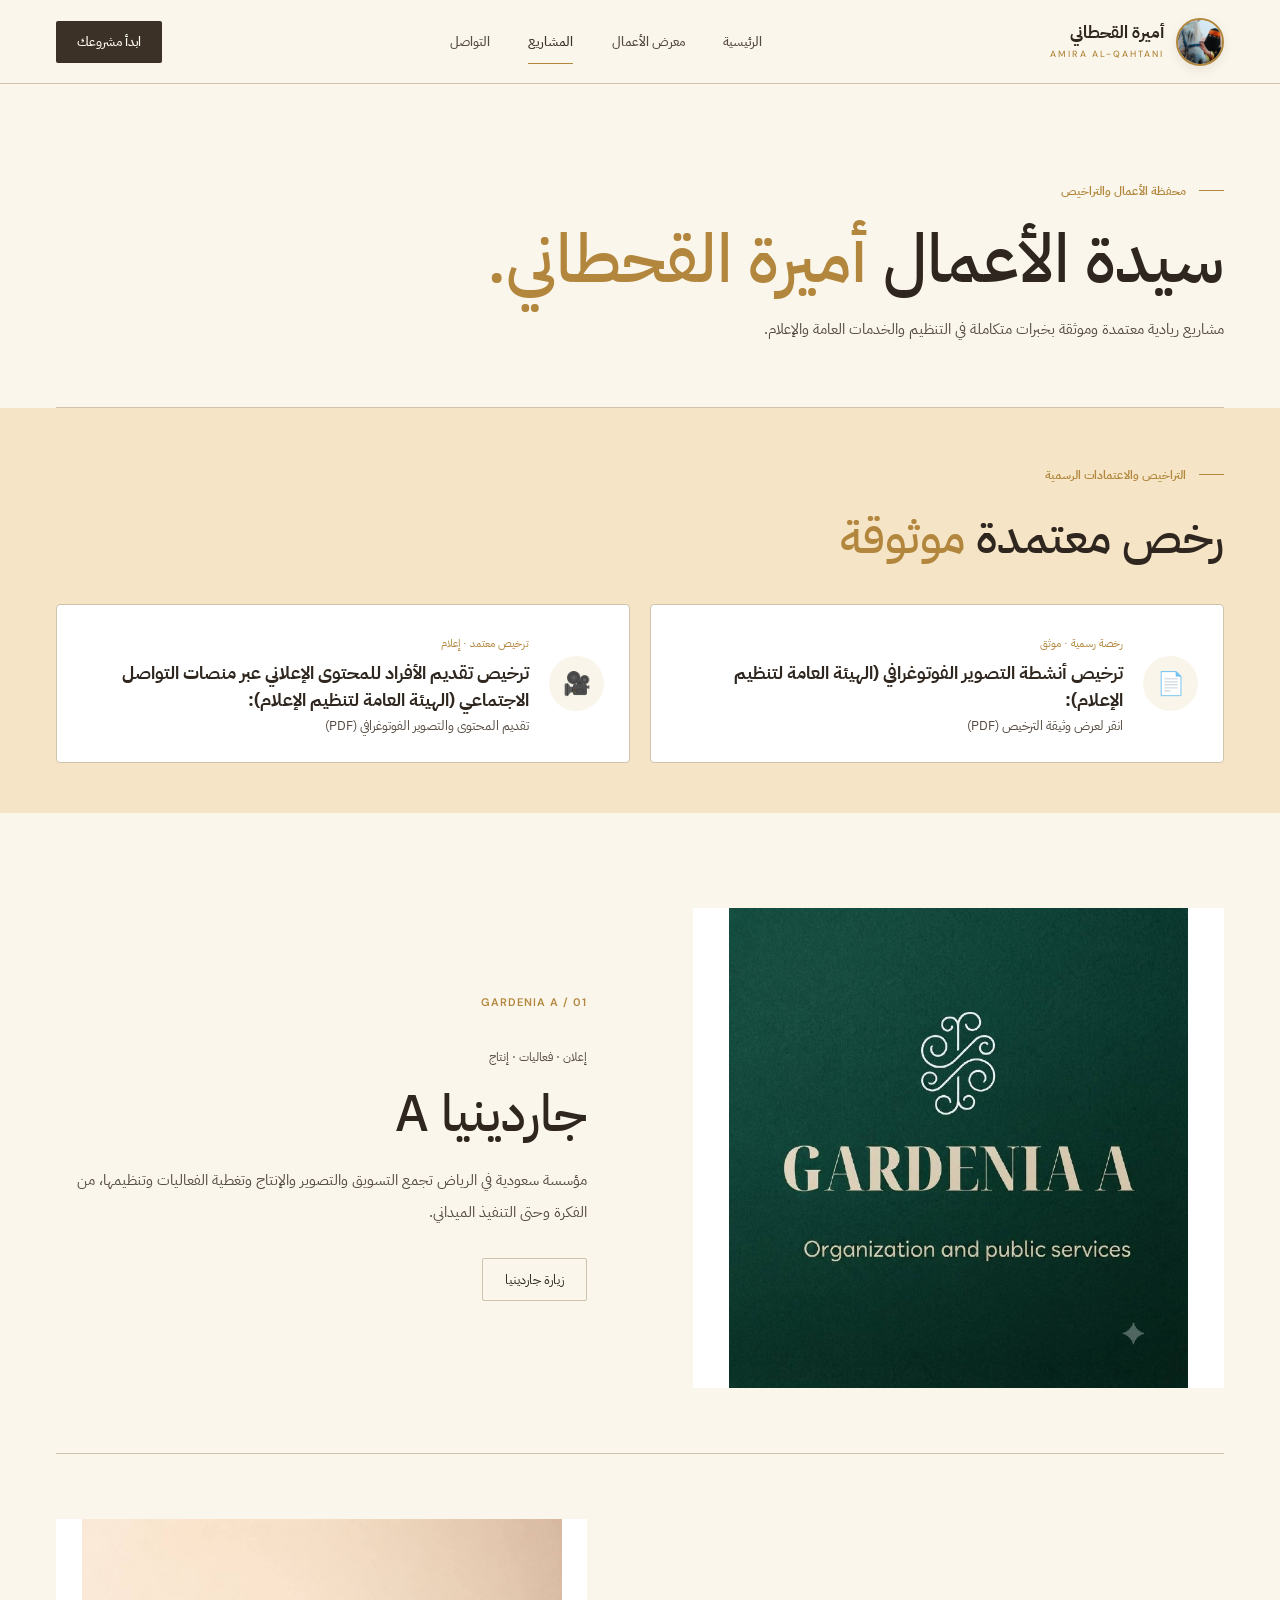
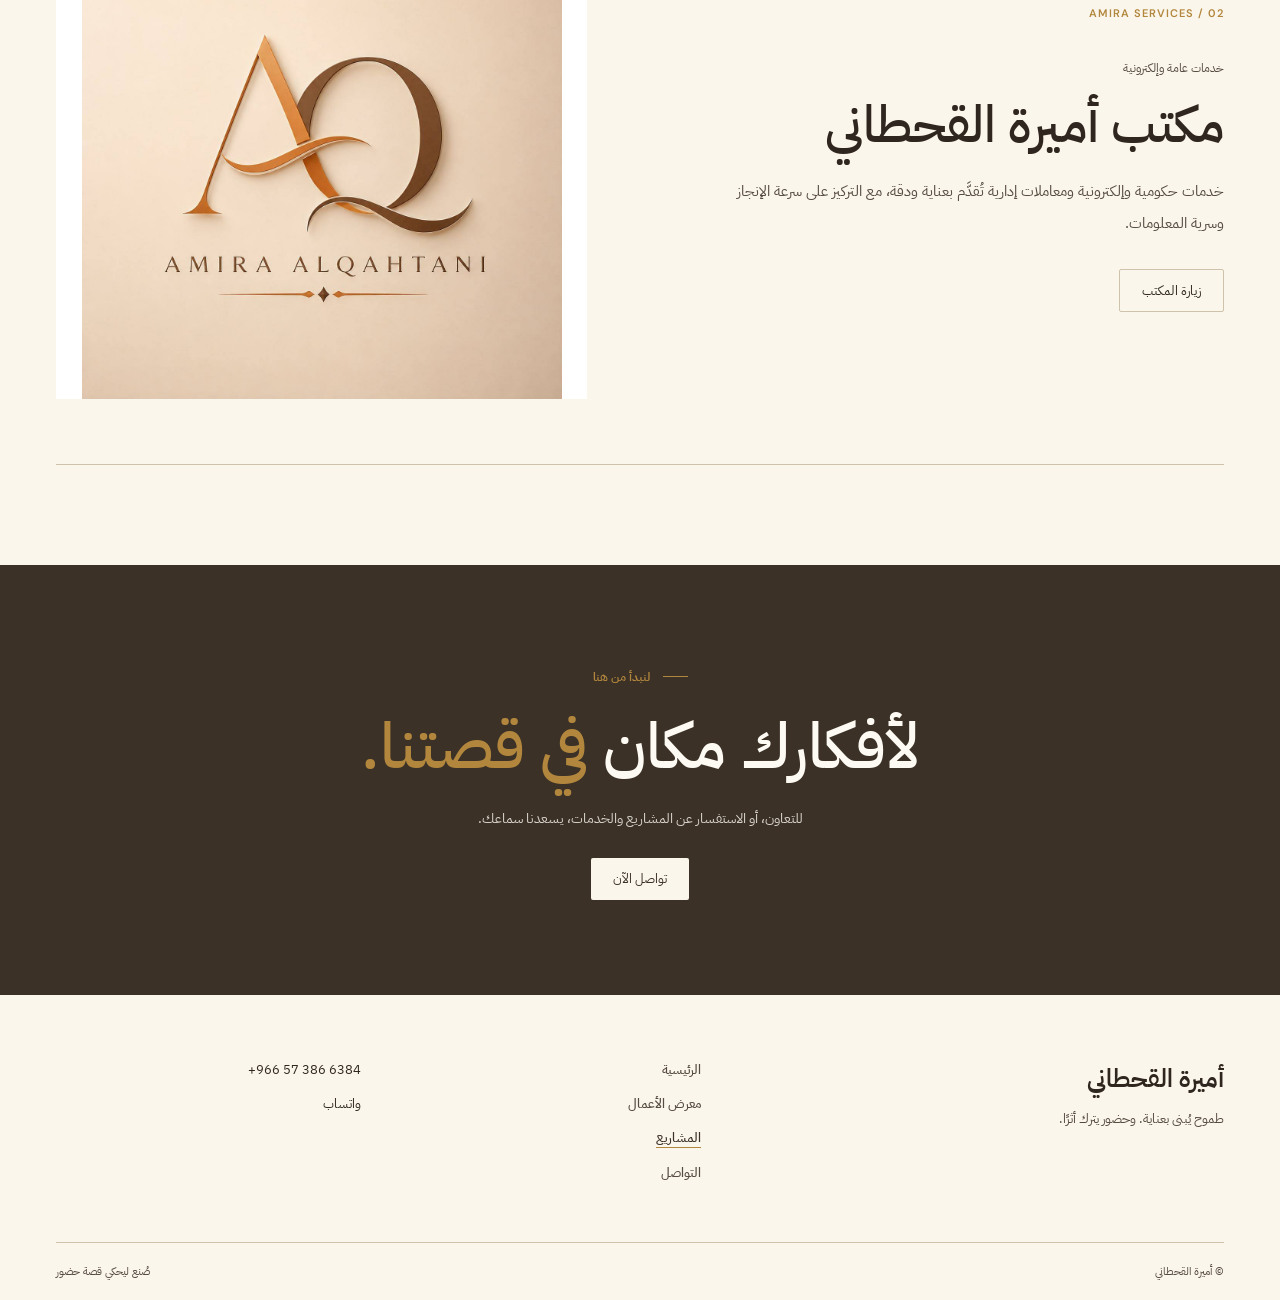
<file: ventures.html>
<!doctype html>
<html lang="ar" dir="rtl">
<head>
  <meta charset="utf-8">
  <meta name="viewport" content="width=device-width,initial-scale=1">
  <title>المشاريع والشركات | أميرة القحطاني</title>
  <meta name="description" content="استكشف شركات أميرة القحطاني وروابط مواقعها ومشاريعها المعتمدة.">
  <meta property="og:title" content="المشاريع والشركات | أميرة القحطاني">
  <meta property="og:description" content="استكشف شركات أميرة القحطاني وروابط مواقعها ومشاريعها المعتمدة.">
  <meta property="og:type" content="website">
  <meta name="twitter:card" content="summary_large_image">
  <link rel="preconnect" href="https://fonts.googleapis.com">
  <link rel="preconnect" href="https://fonts.gstatic.com" crossorigin>
  <link href="https://fonts.googleapis.com/css2?family=DM+Sans:wght@400;500;600;700&family=IBM+Plex+Sans+Arabic:wght@300;400;500;600;700&display=swap" rel="stylesheet">
  <link rel="stylesheet" href="styles.css">
  <script defer src="script.js"></script>
  <style>
    /* تنسيق مرن للصور لضمان ظهورها كاملة دون قص */
    .venture-row-image img {
      width: 100%;
      height: 100%;
      object-fit: contain !important;
      background-color: var(--card, #0B231B);
    }
  </style>
</head>
<body>
  <div class="site-shell">
    <header class="site-header">
      <div class="site-header-inner wrap">
        <a class="identity" href="index.html">
          <span class="identity-photo">
            <img src="media/5911529966619268092_121.jpg" alt="أميرة القحطاني">
          </span>
          <span class="identity-name">أميرة القحطاني
            <small>AMIRA AL-QAHTANI</small>
          </span>
        </a>
        <nav class="desktop-nav">
          <a href="index.html" class="">الرئيسية</a>
          <a href="gallery.html" class="">معرض الأعمال</a>
          <a href="ventures.html" class="nav-active">المشاريع</a>
          <a href="contact.html" class="">التواصل</a>
        </nav>
        <a class="btn header-contact" href="contact.html">ابدأ مشروعك </a>
        <button class="menu-button" aria-label="فتح القائمة">☰</button>
      </div>
      <nav class="mobile-nav">
        <a href="index.html" class="">الرئيسية</a>
        <a href="gallery.html" class="">معرض الأعمال</a>
        <a href="ventures.html" class="nav-active">المشاريع</a>
        <a href="contact.html" class="">التواصل</a>
      </nav>
    </header>

    <main>
      <section class="page-heading wrap">
        <span class="eyebrow">
          <span class="eyebrow-line"></span>محفظة الأعمال والتراخيص
        </span>
        <h1>سيدة الأعمال <em>أميرة القحطاني.</em></h1>
        <p>مشاريع ريادية معتمدة وموثقة بخبرات متكاملة في التنظيم والخدمات العامة والإعلام.</p>
      </section>

      <!-- قسم التراخيص الرسمية بملفات PDF -->
          <section class="block" style="background:var(--sand); padding: 50px 0;">
          <div class="wrap">
            <div class="section-heading" style="margin-bottom: 30px;">
              <div>
                <span class="eyebrow"><span class="eyebrow-line"></span>التراخيص والاعتمادات الرسمية</span>
                <h2>رخص معتمدة <span style="color:var(--gold);">موثوقة</span></h2>
              </div>
            </div>
            <div style="display: grid; grid-template-columns: repeat(auto-fit, minmax(280px, 1fr)); gap: 20px;">
              <!-- رخصة الوساطة العقارية (فال) وتراخيص التصوير -->
              <a href="media/الهيية العامة لتنظيم الاعلام 1.pdf" target="_blank" rel="noopener" class="venture-tile" style="background:var(--card); border:1px solid var(--border); padding:25px; border-radius:4px; display:flex; align-items:center; gap:20px; text-decoration:none; color:var(--foreground); transition:0.3s;">
                <div style="width:55px; height:55px; background:rgba(217,190,122,0.15); border-radius:50%; display:grid; place-items:center; color:var(--gold); font-size:1.4rem; flex-shrink:0;">
                  📄
                </div>
                <div>
                  <span style="font-size:11px; color:var(--gold);">رخصة رسمية · موثق</span>
                  <h3 style="font-size:18px; margin:5px 0 0;">ترخيص أنشطة التصوير الفوتوغرافي (الهيئة العامة لتنظيم الإعلام):</h3>
                  <small style="color:var(--ink-soft);">انقر لعرض وثيقة الترخيص (PDF)</small>
                </div>
              </a>
              <!-- رخصة الإعلام وتقديم المحتوى الإعلامي والتصوير -->
              <a href="media/الهيية العامة لتنظيم الاعلام.pdf" target="_blank" rel="noopener" class="venture-tile" style="background:var(--card); border:1px solid var(--border); padding:25px; border-radius:4px; display:flex; align-items:center; gap:20px; text-decoration:none; color:var(--foreground); transition:0.3s;">
                <div style="width:55px; height:55px; background:rgba(217,190,122,0.15); border-radius:50%; display:grid; place-items:center; color:var(--gold); font-size:1.4rem; flex-shrink:0;">
                  🎥
                </div>
                <div>
                  <span style="font-size:11px; color:var(--gold);">ترخيص معتمد · إعلام</span>
                  <h3 style="font-size:18px; margin:5px 0 0;"> ترخيص تقديم الأفراد للمحتوى الإعلاني عبر منصات التواصل الاجتماعي (الهيئة العامة لتنظيم الإعلام): </h3>
                  <small style="color:var(--ink-soft);">تقديم المحتوى والتصوير الفوتوغرافي (PDF)</small>
                </div>
              </a>
            </div>
          </div>
        </section>

      <section class="venture-list wrap">
        <article class="venture-row" id="gardenia">
          <div class="venture-row-image">
            <img src="media/5780757485290459557_120.jpg" alt="جاردينيا A">
          </div>
          <div class="venture-row-copy">
            <span class="venture-number">01 / GARDENIA A</span>
            <span class="venture-category">إعلان · فعاليات · إنتاج</span>
            <h2>جاردينيا A</h2>
            <p>مؤسسة سعودية في الرياض تجمع التسويق والتصوير والإنتاج وتغطية الفعاليات وتنظيمها، من الفكرة وحتى التنفيذ الميداني.</p>
            <div class="venture-actions">
              <a class="btn btn-outline" href="https://gardenia-portfolio.vercel.app/" target="_blank" rel="noreferrer">زيارة جاردينيا </a>
            </div>
          </div>
        </article>

        <article class="venture-row" id="office">
          <div class="venture-row-image">
            <img src="media/logo.jpg" alt="مكتب أميرة القحطاني">
          </div>
          <div class="venture-row-copy">
            <span class="venture-number">02 / AMIRA SERVICES</span>
            <span class="venture-category">خدمات عامة وإلكترونية</span>
            <h2>مكتب أميرة القحطاني</h2>
            <p>خدمات حكومية وإلكترونية ومعاملات إدارية تُقدَّم بعناية ودقة، مع التركيز على سرعة الإنجاز وسرية المعلومات.</p>
            <div class="venture-actions">
              <a class="btn btn-outline" href="https://amira-al-qahtani.vercel.app/" target="_blank" rel="noreferrer">زيارة المكتب </a>
            </div>
          </div>
        </article>
      </section>

      <section class="closing-band">
        <div class="wrap closing-content">
          <span class="eyebrow">
            <span class="eyebrow-line"></span>لنبدأ من هنا
          </span>
          <h2>لأفكارك مكان <em>في قصتنا.</em></h2>
          <p>للتعاون، أو الاستفسار عن المشاريع والخدمات، يسعدنا سماعك.</p>
          <a class="btn" href="contact.html">تواصل الآن </a>
        </div>
      </section>
    </main>

    <footer class="site-footer">
      <div class="wrap footer-inner">
        <div>
          <a href="index.html" class="footer-name">أميرة القحطاني</a>
          <p>طموح يُبنى بعناية. وحضور يترك أثرًا.</p>
        </div>
        <div class="footer-links">
          <a href="index.html" class="">الرئيسية</a>
          <a href="gallery.html" class="">معرض الأعمال</a>
          <a href="ventures.html" class="nav-active">المشاريع</a>
          <a href="contact.html" class="">التواصل</a>
        </div>
        <div class="footer-contact">
          <a href="tel:+966573866384" dir="ltr">+966 57 386 6384</a>
          <a href="https://wa.me/966573866384">واتساب </a>
        </div>
      </div>
      <div class="wrap footer-bottom">
        <span>© أميرة القحطاني</span>
        <span>صُنع ليحكي قصة حضور</span>
      </div>
    </footer>
  </div>
</body>
</html>
</file>
<file: styles.css>
:root {
  --font-sans: "IBM Plex Sans Arabic", sans-serif;
  --font-latin: "DM Sans", sans-serif;
  --color-border: var(--border);
  --color-background: var(--background);
  --color-foreground: var(--foreground);
}

:root {
  --radius: 0.25rem;
  --ivory: oklch(0.975 0.015 85);
  /* زيادة درجة لون البيج لتكون أعمق وأوضح */
  --sand: oklch(0.925 0.045 84);
  --ink-soft: oklch(0.42 0.022 70);
  --gold: oklch(0.65 0.105 78);
  --hero-wash: oklch(0.965 0.02 85 / 96%);
  --hero-wash-mid: oklch(0.965 0.02 85 / 64%);
  --background: oklch(0.975 0.015 85);
  --foreground: oklch(0.28 0.018 70);
  --card: oklch(1 0 0);
  --card-foreground: oklch(0.129 0.042 264.695);
  --popover: oklch(1 0 0);
  --popover-foreground: oklch(0.129 0.042 264.695);
  --primary: oklch(0.32 0.022 67);
  --primary-foreground: oklch(0.985 0.01 85);
  --secondary: oklch(0.948 0.012 247.896);
  --secondary-foreground: oklch(0.208 0.042 265.755);
  --muted: oklch(0.948 0.012 247.896);
  --muted-foreground: oklch(0.52 0.019 72);
  --accent: oklch(0.948 0.012 247.896);
  --accent-foreground: oklch(0.208 0.042 265.755);
  --destructive: oklch(0.577 0.245 27.325);
  --destructive-foreground: oklch(0.984 0.003 247.858);
  --border: oklch(0.82 0.035 83);
  --input: oklch(0.82 0.035 83);
  --ring: oklch(0.65 0.105 78);
  --chart-1: oklch(0.646 0.222 41.116);
  --chart-2: oklch(0.6 0.118 184.704);
  --chart-3: oklch(0.398 0.07 227.392);
  --chart-4: oklch(0.828 0.189 84.429);
  --chart-5: oklch(0.769 0.188 70.08);
  --sidebar: oklch(0.984 0.003 247.858);
  --sidebar-foreground: oklch(0.129 0.042 264.695);
  --sidebar-primary: oklch(0.208 0.042 265.755);
  --sidebar-primary-foreground: oklch(0.984 0.003 247.858);
  --sidebar-accent: oklch(0.948 0.012 247.896);
  --sidebar-accent-foreground: oklch(0.208 0.042 265.755);
  --sidebar-border: oklch(0.909 0.018 255.508);
  --sidebar-ring: oklch(0.704 0.04 256.788);
}

/* تنسيق وتضبيط أطر وأيقونات التراخيص وملفات البي دي اف والكاميرا لتبدو مرنة وغير مقصوصة */
.license-card-icon {
  width: 56px;
  height: 56px;
  background: linear-gradient(135deg, rgba(217, 190, 122, 0.25), rgba(217, 190, 122, 0.08));
  border-radius: 12px;
  display: flex;
  align-items: center;
  justify-content: center;
  color: var(--gold);
  font-size: 1.4rem;
  flex-shrink: 0;
  border: 1px solid var(--border);
  box-sizing: border-box;
  overflow: hidden;
}

.license-card-icon img {
  width: 100%;
  height: 100%;
  object-fit: contain;
  display: block;
}

body { background: var(--background); color: var(--foreground); font-family: "IBM Plex Sans Arabic", sans-serif; }
html { scroll-behavior: smooth; }
body { margin: 0; }
button, input, select, textarea { font: inherit; }
button { cursor: pointer; }
::selection { background: var(--gold); color: var(--ivory); }
.site-shell { overflow: clip; }
.wrap { width: min(1320px, calc(100% - 112px)); margin-inline: auto; }
.site-header { height: 84px; position: relative; z-index: 20; background: var(--ivory); border-bottom: 1px solid var(--border); }
.site-header-inner { height: 100%; display: flex; align-items: center; justify-content: space-between; gap: 34px; }
.identity { display: inline-flex; align-items: center; gap: 12px; text-decoration: none; color: var(--foreground); flex: none; }

/* تم تعديل الشعار هنا ليكون واضحاً ومتناسقاً */
.identity-photo { width: 48px; height: 48px; overflow: hidden; border-radius: 50%; border: 2px solid var(--gold); background: var(--ivory); box-shadow: 0 4px 12px rgba(0,0,0,0.08); flex-shrink: 0; display: flex; align-items: center; justify-content: center; }
.identity-photo img { width: 100%; height: 100%; object-fit: cover; object-position: center; transform: none; }

.identity-name { font-size: 17px; font-weight: 700; line-height: 1.2; }
.identity-name small { display: block; margin-top: 4px; direction: ltr; text-align: right; color: var(--gold); font: 500 9px var(--font-latin); letter-spacing: 2px; }
.desktop-nav { display: flex; align-items: center; gap: clamp(18px, 3vw, 45px); height: 100%; }
.desktop-nav a, .footer-links a { text-decoration: none; color: var(--ink-soft); font-size: 13px; font-weight: 500; transition: color .2s; }
.desktop-nav a:hover, .desktop-nav .nav-active, .footer-links a:hover { color: var(--primary); }
.desktop-nav .nav-active { border-bottom: 1px solid var(--gold); padding-block: 12px; }
.site-header .header-contact, .hero-actions .bg-primary, .closing-content .bg-primary, .submit-button { border-radius: 2px; box-shadow: none; min-height: 42px; padding-inline: 21px; font-weight: 500; }
.menu-button { display: none; }
.hero { min-height: min(690px, calc(100svh - 84px)); background-color: var(--sand); background-size: cover; background-position: center 29%; position: relative; }
.hero-inner { min-height: inherit; display: flex; align-items: center; position: relative; }
.hero-copy { width: min(610px, 56%); padding: 65px 0 95px; }
.eyebrow { display: inline-flex; align-items: center; gap: 13px; color: var(--gold); font-size: 12px; font-weight: 600; }
.eyebrow-line { width: 25px; height: 1px; background: var(--gold); }
h1,h2,h3,p { margin-top: 0; }
h1,h2 { font-weight: 500; letter-spacing: 0; }
em { font-style: normal; color: var(--gold); }
.hero h1 { font-size: clamp(62px, 7vw, 108px); line-height: 1.23; margin: 23px 0 18px; font-weight: 500; }
.hero-intro { font-size: clamp(20px, 2.2vw, 31px); line-height: 1.6; margin-bottom: 10px; }
.hero-sub { max-width: 490px; font-size: 15px; line-height: 2.1; color: var(--ink-soft); }
.hero-actions { display: flex; align-items: center; flex-wrap: wrap; gap: 27px; margin-top: 31px; }
.text-link, .underlined-link { display: inline-flex; align-items: center; gap: 9px; color: var(--foreground); text-decoration: none; font-size: 13px; font-weight: 600; }
.text-link:hover, .underlined-link:hover { color: var(--gold); }
.underlined-link { border-bottom: 1px solid var(--gold); padding-bottom: 9px; }
.hero-aside { position: absolute; bottom: 38px; left: 0; color: var(--ink-soft); font: 500 10px var(--font-latin); letter-spacing: 2px; }
.hero-scroll { position: absolute; right: 50%; transform: translateX(50%); bottom: 26px; color: var(--foreground); display: grid; place-items: center; width: 34px; height: 34px; border: 1px solid var(--gold); border-radius: 50%; }
.intro-section { padding: 112px 0; background: var(--ivory); }
.intro-grid { display: grid; grid-template-columns: 1fr 1fr; gap: 10%; }
.intro-grid h2, .section-heading h2, .feature-copy h2, .video-grid h2, .contact-info h2, .booking-panel h2 { font-size: clamp(33px, 3.7vw, 55px); line-height: 1.55; margin: 17px 0 0; }
.intro-text { padding-top: 19px; }
.intro-text p, .feature-copy p, .video-grid p, .contact-info > p { color: var(--ink-soft); line-height: 2.1; font-size: 15px; margin-bottom: 20px; }
.intro-text .underlined-link { margin-top: 16px; }
.ventures-section { background: var(--sand); padding: 100px 0 110px; }
.section-heading { display: flex; align-items: end; justify-content: space-between; gap: 25px; margin-bottom: 43px; }
.section-heading h2 { margin-bottom: 0; }
.section-heading > .text-link { margin-bottom: 14px; white-space: nowrap; }
.venture-grid { display: grid; grid-template-columns: repeat(3,1fr); gap: 22px; }
.venture-tile { min-width: 0; text-decoration: none; color: var(--foreground); }
/* تعديل مقاسات صور المشاريع لتكون أطول وتظهر بالكامل بدون قص */
.venture-image { aspect-ratio: 3 / 4; width: 100%; overflow: hidden; background: var(--ivory); }

.venture-image img, .moment img, .gallery-item img, .venture-row-image img { width: 100%; height: 100%; object-fit: contain; background-color: var(--ivory); transition: transform .5s ease; }
.venture-tile:hover img, .moment:hover img, .gallery-item:hover img { transform: scale(1.045); }
.venture-tile:nth-child(2) img { object-position: center; }
.venture-tile:nth-child(3) img { object-position: center; }
.venture-info { position: relative; padding: 20px 4px 0; }
.venture-info span { color: var(--ink-soft); font-size: 11px; }
.venture-info h3 { margin: 6px 0 0; font-size: 23px; font-weight: 500; }
.venture-info svg { position: absolute; left: 4px; bottom: 3px; color: var(--gold); }
.feature-section { background: var(--ivory); padding: 125px 0; }
.feature-grid { display: grid; grid-template-columns: 1fr 1fr; gap: 11%; align-items: center; }
.feature-image { width: 100%; aspect-ratio: 4 / 5; position: relative; background: var(--sand); overflow: hidden; }
.feature-image img { width: 100%; height: 100%; object-fit: contain; background-color: var(--sand); }
.photo-label { position: absolute; bottom: 0; right: 0; background: var(--ivory); padding: 15px 25px; font-size: 11px; z-index: 2; }
.feature-copy p { max-width: 420px; margin: 24px 0 35px; }
.feature-copy .border-input, .venture-actions .border-input { border-radius: 2px; box-shadow: none; }
.moments-section { padding: 105px 0 125px; background: var(--sand); }
.moments-grid { display: grid; grid-template-columns: 1.15fr .9fr .9fr; gap: 19px; }
.moment { height: 405px; position: relative; display: block; overflow: hidden; background: var(--ivory); color: var(--primary-foreground); }
.moment::after { content: ""; position: absolute; inset: 55% 0 0; background: linear-gradient(transparent, oklch(0.19 0.01 70 / 72%)); }
.moment img { object-fit: cover; object-position: center 22%; }
.moment-0 img { object-position: center; }
.moment-2 img { object-position: center 25%; }
.moment div { position: absolute; bottom: 24px; right: 25px; z-index: 1; }
.moment span { font-size: 11px; }
.moment h3 { font-size: 20px; font-weight: 500; margin: 4px 0 0; }
.closing-band { padding: 95px 0; background: var(--primary); color: var(--primary-foreground); text-align: center; }
.closing-content h2 { font-size: clamp(38px, 5vw, 70px); font-weight: 500; margin: 13px 0; }
.closing-content p { font-size: 14px; opacity: .8; margin-bottom: 29px; }
.closing-content .bg-primary { background: var(--ivory); color: var(--primary); }
.site-footer { background: var(--ivory); padding-top: 65px; }
.footer-inner { display: grid; grid-template-columns: 1.6fr 1fr 1fr; gap: 35px; padding-bottom: 60px; }
.footer-name { font-size: 25px; font-weight: 600; color: var(--foreground); text-decoration: none; }
.footer-inner p { color: var(--ink-soft); font-size: 13px; margin: 12px 0 0; }
.footer-links, .footer-contact { display: flex; flex-direction: column; align-items: flex-start; gap: 15px; }
.footer-contact a { color: var(--foreground); text-decoration: none; display: inline-flex; align-items: center; gap: 6px; font-size: 13px; }
.footer-bottom { display: flex; justify-content: space-between; border-top: 1px solid var(--border); padding: 20px 0; font-size: 11px; color: var(--ink-soft); }
.page-heading { padding-top: 90px; padding-bottom: 64px; border-bottom: 1px solid var(--border); }
.page-heading h1 { font-size: clamp(46px, 5.2vw, 78px); line-height: 1.4; margin: 14px 0 8px; }
.page-heading p { font-size: 15px; color: var(--ink-soft); max-width: 720px; line-height: 1.9; margin: 0; }
.gallery-section { padding-top: 38px; padding-bottom: 105px; }
.filters { display: flex; gap: 8px; margin-bottom: 30px; flex-wrap: wrap; }
.filters button { border-radius: 2px; box-shadow: none; min-width: 72px; }
.gallery-grid { display: grid; grid-template-columns: repeat(3,minmax(0,1fr)); gap: 18px; }
.gallery-item { position: relative; display: block; padding: 0; height: 410px; border-radius: 0; overflow: hidden; background: var(--sand); white-space: normal; }
.gallery-item-0, .gallery-item-4 { height: 490px; }
.gallery-item img { object-fit: cover; object-position: center 22%; }
.gallery-item:hover { background: var(--sand); }
.gallery-caption { position: absolute; bottom: 0; right: 0; left: 0; padding: 34px 22px 20px; text-align: right; background: linear-gradient(transparent, oklch(0.19 0.01 70 / 78%)); color: var(--primary-foreground); display: flex; flex-direction: column; gap: 4px; }
.gallery-caption small { font-size: 11px; }
.gallery-caption strong { font-size: 18px; font-weight: 500; }
.video-section { padding: 95px 0; background: var(--sand); }
.video-grid { display: grid; grid-template-columns: .8fr 1.2fr; gap: 10%; align-items: center; }
.video-grid p { margin-top: 20px; }
.video-grid video { width: 100%; max-height: 520px; background: var(--primary); object-fit: contain; }
.video-tag { display: inline-flex; align-items: center; gap: 8px; font-size: 12px; color: var(--gold); }
.lightbox { position: fixed; inset: 0; z-index: 100; background: oklch(0.14 0.01 70 / 94%); display: grid; place-items: center; padding: 38px; }
.lightbox-close { position: absolute; top: 25px; left: 25px; color: var(--ivory); }
.lightbox-content { max-width: min(100%, 1080px); display: flex; align-items: center; gap: 30px; color: var(--ivory); }
.lightbox-content img { max-height: 80vh; max-width: 70%; object-fit: contain; }
.lightbox-content div { width: 230px; }
.lightbox-content span { color: var(--gold); font-size: 12px; }
.lightbox-content h2 { font-size: 25px; margin: 10px 0; }
.lightbox-content p { font-size: 13px; line-height: 1.9; }
.venture-list { padding-top: 30px; padding-bottom: 100px; }
.venture-row { display: grid; grid-template-columns: 1fr 1fr; gap: 9%; align-items: center; padding: 65px 0; border-bottom: 1px solid var(--border); scroll-margin-top: 100px; }
.venture-row:nth-child(even) .venture-row-image { order: 2; }
.venture-row-image { height: 480px; overflow: hidden; background: var(--sand); }
.venture-row-image img { object-fit: cover; object-position: center 24%; }
.venture-row:nth-child(2) img { object-position: top; }
.venture-number { color: var(--gold); font: 600 11px var(--font-latin); letter-spacing: 1px; display: block; margin-bottom: 35px; }
.venture-category { font-size: 12px; color: var(--ink-soft); }
.venture-row h2 { font-size: clamp(35px,4vw,57px); line-height: 1.4; margin: 10px 0 16px; }
.venture-row p { font-size: 15px; line-height: 2.1; color: var(--ink-soft); max-width: 510px; }
.venture-actions { display: flex; flex-wrap: wrap; gap: 10px; margin-top: 30px; }
.contact-section { padding-top: 80px; padding-bottom: 125px; display: grid; grid-template-columns: 1fr 1fr; gap: 12%; }
.contact-info > p { margin-top: 20px; }
.contact-methods { margin-top: 45px; border-top: 1px solid var(--border); }
.contact-methods a { display: flex; align-items: center; gap: 16px; border-bottom: 1px solid var(--border); padding: 19px 0; color: var(--foreground); text-decoration: none; }
.contact-methods a > svg:first-child { color: var(--gold); width: 21px; }
.contact-methods a > svg:last-child { margin-right: auto; color: var(--gold); width: 18px; }
.contact-methods span { font-size: 14px; }
.contact-methods small { display: block; color: var(--ink-soft); font-size: 12px; margin-top: 3px; text-align: right; }
.social-note { margin-top: 48px; }
.contact-qr { display: flex; align-items: center; gap: 20px; margin-top: 30px; color: var(--foreground); text-decoration: none; font-size: 12px; }
.contact-qr img { width: 106px; height: 106px; object-fit: contain; border: 1px solid var(--border); }
.social-note h3 { font-size: 18px; margin-bottom: 8px; }
.social-note p { font-size: 12px; line-height: 1.9; color: var(--ink-soft); max-width: 390px; }
.social-labels { display: flex; flex-wrap: wrap; gap: 15px; color: var(--ink-soft); font-size: 12px; }
.social-labels span { display: inline-flex; align-items: center; gap: 5px; }
.booking-panel { background: var(--sand); padding: 45px; align-self: start; }
.booking-panel h2 { margin-bottom: 24px; font-size: clamp(32px,3vw,45px); }
.booking-panel form { display: flex; flex-direction: column; gap: 18px; }
.booking-panel label { display: flex; flex-direction: column; gap: 7px; font-size: 12px; font-weight: 600; }
.booking-panel input, .booking-panel select, .booking-panel textarea { background: var(--ivory); width: 100%; border: 1px solid var(--border); border-radius: 2px; color: var(--foreground); outline: none; padding: 13px 15px; font-size: 13px; }
.booking-panel input:focus, .booking-panel select:focus, .booking-panel textarea:focus { border-color: var(--gold); }
.booking-panel input::placeholder, .booking-panel textarea::placeholder { color: var(--muted-foreground); }
.submit-button { width: 100%; margin-top: 4px; }
.form-confirm { font-size: 12px; color: var(--foreground); line-height: 1.8; }
@media (max-width: 900px) {
  .wrap { width: min(100% - 48px, 700px); }
  .desktop-nav, .site-header .header-contact { display: none; }
  .menu-button { display: inline-flex; }
  .mobile-nav { position: absolute; top: 84px; right: 0; left: 0; display: flex; flex-direction: column; padding: 18px 24px; background: var(--ivory); box-shadow: 0 15px 25px oklch(0.28 0.018 70 / 10%); }
  .mobile-nav a { padding: 12px; text-decoration: none; color: var(--foreground); border-bottom: 1px solid var(--border); }
  .hero { min-height: 650px; background-position: 57% center; }
  .hero-copy { width: min(520px, 70%); }
  .intro-grid, .feature-grid, .contact-section, .video-grid { gap: 40px; }
  .venture-grid { gap: 14px; }
  .venture-info h3 { font-size: 18px; }
  .feature-image { aspect-ratio: 4 / 5; }
  .moments-grid { gap: 12px; }
  .moment { height: 290px; }
  .venture-row-image { height: 380px; }
}
@media (max-width: 640px) {
  .wrap { width: calc(100% - 40px); }
  .site-header { height: 68px; }
  .mobile-nav { top: 68px; }
  .identity-photo { width: 38px; height: 38px; }
  .identity-name { font-size: 14px; }
  .hero { min-height: min(730px, calc(100svh - 68px)); background-position: 58% center; }
  .hero { background-image: linear-gradient(0deg, var(--hero-wash) 0%, var(--hero-wash-mid) 38%, transparent 85%), var(--mobile-hero-image) !important; }
  .hero-inner { align-items: end; }
  .hero-copy { width: 100%; padding: 220px 0 75px; }
  .hero h1 { font-size: clamp(52px, 15vw, 78px); line-height: 1.14; margin-top: 13px; }
  .hero-intro { font-size: 18px; }
  .hero-sub { font-size: 13px; max-width: 330px; }
  .hero-actions { gap: 17px; margin-top: 19px; }
  .hero-actions .text-link { font-size: 12px; }
  .hero-aside { display: none; }
  .hero-scroll { display: none; }
  .intro-section, .ventures-section, .feature-section, .moments-section { padding: 65px 0; }
  .intro-grid, .feature-grid, .contact-section, .video-grid, .venture-row { grid-template-columns: 1fr; }
  .intro-grid { gap: 20px; }
  .intro-text { padding-top: 0; }
  .section-heading { align-items: start; flex-direction: column; gap: 10px; margin-bottom: 28px; }
  .section-heading > .text-link { margin: 0; }
  .venture-grid { grid-template-columns: 1fr; gap: 32px; }
  .venture-image { aspect-ratio: 4 / 5; }
  .feature-grid { gap: 35px; }
  .feature-image { aspect-ratio: 4 / 5; }
  .moments-grid { grid-template-columns: 1fr 1fr; }
  .moment { height: 230px; }
  .moment-0 { grid-column: span 2; height: 320px; }
  .moment div { bottom: 14px; right: 15px; }
  .moment h3 { font-size: 15px; }
  .closing-band { padding: 65px 0; }
  .footer-inner { grid-template-columns: 1fr 1fr; gap: 32px; padding-bottom: 35px; }
  .footer-inner > div:first-child { grid-column: span 2; }
  .page-heading { padding-top: 60px; padding-bottom: 45px; }
  .page-heading h1 { font-size: 43px; }
  .gallery-section { padding-bottom: 65px; }
  .gallery-grid { grid-template-columns: 1fr 1fr; gap: 9px; }
  .gallery-item, .gallery-item-0, .gallery-item-4 { height: 260px; }
  .gallery-caption { padding: 22px 10px 11px; }
  .gallery-caption strong { font-size: 13px; }
  .video-section { padding: 65px 0; }
  .video-grid { gap: 24px; }
  .venture-list { padding-bottom: 65px; }
  .venture-row { gap: 27px; padding: 37px 0; }
  .venture-row:nth-child(even) .venture-row-image { order: 0; }
  .venture-row-image { height: 330px; }
  .venture-number { margin-bottom: 17px; }
  .contact-section { gap: 50px; padding-top: 55px; padding-bottom: 70px; }
  .booking-panel { padding: 25px 20px; }
  .lightbox { padding: 50px 15px 20px; }
  .lightbox-content { flex-direction: column; gap: 15px; }
  .lightbox-content img { max-width: 100%; max-height: 66vh; }
  .lightbox-content div { width: 100%; }
}
@media (prefers-reduced-motion: reduce) { html { scroll-behavior: auto; } .venture-image img, .moment img, .gallery-item img { transition: none; } }

*{box-sizing:border-box} a{color:inherit} .btn{display:inline-flex;align-items:center;justify-content:center;gap:8px;min-height:42px;padding:11px 22px;background:var(--primary);color:var(--primary-foreground);text-decoration:none;border-radius:2px;font-size:13px} .btn-outline{background:transparent;border:1px solid var(--border);color:var(--foreground)} .closing-band .btn{background:var(--ivory);color:var(--primary)} .nav-active{color:var(--primary)!important;border-bottom:1px solid var(--gold)} .gallery-item{border:0;cursor:pointer;text-align:right} .mobile-nav{display:none} .menu-button{border:0;background:none;font-size:24px;color:var(--foreground)} .filters button{border:0;padding:8px 16px;cursor:pointer;background:transparent;color:var(--foreground)} .filters button.active{background:var(--primary);color:var(--ivory)} .booking-panel button{border:0;cursor:pointer} .venture-row:nth-child(even) .venture-row-image{order:2} .venture-row-image img{object-fit:cover} @media(max-width:900px){.mobile-nav.open{display:flex}} @media(max-width:640px){.venture-row:nth-child(even) .venture-row-image{order:0}}

.lightbox[hidden], .gallery-item[hidden], .form-confirm[hidden] { display: none !important; }
@media (max-width: 640px) { .mobile-nav:not(.open) { display:none; } }
</file>
